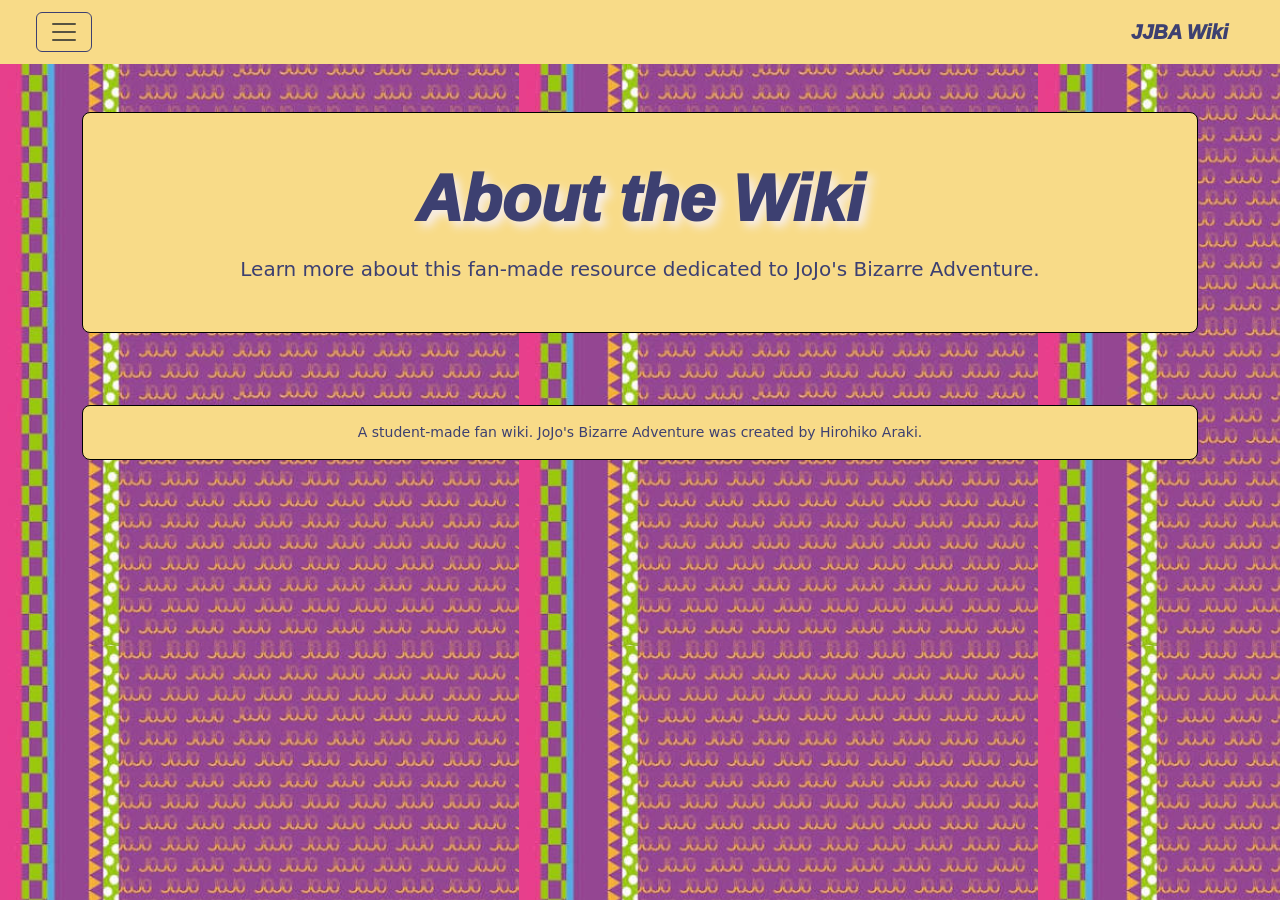
<file: AT1/html/about.html>
<!doctype html>
<html lang="en">
  <head>
    <meta charset="utf-8">
    <meta name="viewport" content="width=device-width, initial-scale=1">
    <title>JoJo's Bizarre Adventure Wiki</title>
    <link href="https://cdn.jsdelivr.net/npm/bootstrap@5.3.3/dist/css/bootstrap.min.css" rel="stylesheet" integrity="sha384-QWTKZyjpPEjISv5WaRU9OFeRpok6YctnYmDr5pNlyT2bRjXh0JMhjY6hW+ALEwIH" crossorigin="anonymous">
    <link rel="stylesheet" href="text.css">
    <script src="https://cdn.jsdelivr.net/npm/bootstrap@5.3.3/dist/js/bootstrap.bundle.min.js" integrity="sha384-YvpcrYf0tY3lHB60NNkmXc5s9fDVZLESaAA55NDzOxhy9GkcIdslK1eN7N6jIeHz" crossorigin="anonymous" defer></script>
    <script src="navbar-drawer.js" defer></script>
    <script src="https://cdn.jsdelivr.net/npm/bootstrap@5.3.3/dist/js/bootstrap.bundle.min.js" integrity="sha384-YvpcrYf0tY3lHB60NNkmXc5s9fDVZLESaAA55NDzOxhy9GkcIdslK1eN7N6jIeHz" crossorigin="anonymous" defer></script>
  </head>
  <body>
    <nav class="navbar wiki-nav">
      <div class="container-fluid">
        <button class="btn-icon navbar-toggler" type="button" data-bs-toggle="drawer" data-bs-target="#navbarDrawer" aria-controls="navbarDrawer" aria-expanded="false" aria-label="Toggle navigation">
          <span class="navbar-toggler-icon" aria-hidden="true"></span>
        </button>
        <a class="navbar-brand ms-auto" href="home.html">JJBA Wiki</a>
        <dialog class="drawer drawer-end" tabindex="-1" id="navbarDrawer" aria-labelledby="navbarDrawerLabel">
          <div class="drawer-header">
            <h2 class="drawer-title" id="navbarDrawerLabel">JJBA Wiki</h2>
            <button type="button" class="btn-close" data-bs-dismiss="drawer" aria-label="Close"></button>
          </div>
          <div class="drawer-body">
          <ul class="navbar-nav">
            <li class="nav-item"><a class="nav-link" href="home.html">Home</a></li>
            <li class="nav-item"><a class="nav-link active" aria-current="page" href="about.html">About</a></li>
            <li class="nav-item dropdown">
              <button class="nav-link dropdown-toggle" type="button" data-bs-toggle="dropdown" aria-expanded="false">Parts</button>
              <ul class="dropdown-menu">
                <li><a class="dropdown-item" href="part_1.html">Part 1: Phantom Blood</a></li>
                <li><a class="dropdown-item" href="part_2.html">Part 2: Battle Tendency</a></li>
                <li><a class="dropdown-item" href="part_3.html">Part 3: Stardust Crusaders</a></li>
                <li><a class="dropdown-item" href="part_4.html">Part 4: Diamond Is Unbreakable</a></li>
                <li><a class="dropdown-item" href="part_5.html">Part 5: Golden Wind</a></li>
                <li><a class="dropdown-item" href="part_6.html">Part 6: Stone Ocean</a></li>
                <li><a class="dropdown-item" href="part_7.html">Part 7: Steel Ball Run</a></li>
                <li><a class="dropdown-item" href="part_8.html">Part 8: JoJolion</a></li>
                <li><a class="dropdown-item" href="part_9.html">Part 9: The JOJOLands</a></li>
              </ul>
            </li>
          </ul>
          </div>
        </dialog>
      </div>
    </nav>

    <main class="container py-4 py-md-5">
      <header class="wiki-panel text-center p-4 p-md-5 mb-4">
        <h1 class="title mb-3">About the Wiki</h1>
        <p class="lead mb-0">Learn more about this fan-made resource dedicated to JoJo's Bizarre Adventure.</p>
      </header>



    </main>

    <footer class="container pb-4 text-center">
      <p class="wiki-panel footer-note p-3 mb-0">A student-made fan wiki. JoJo's Bizarre Adventure was created by Hirohiko Araki.</p>
    </footer>
  </body>
</html>
</file>
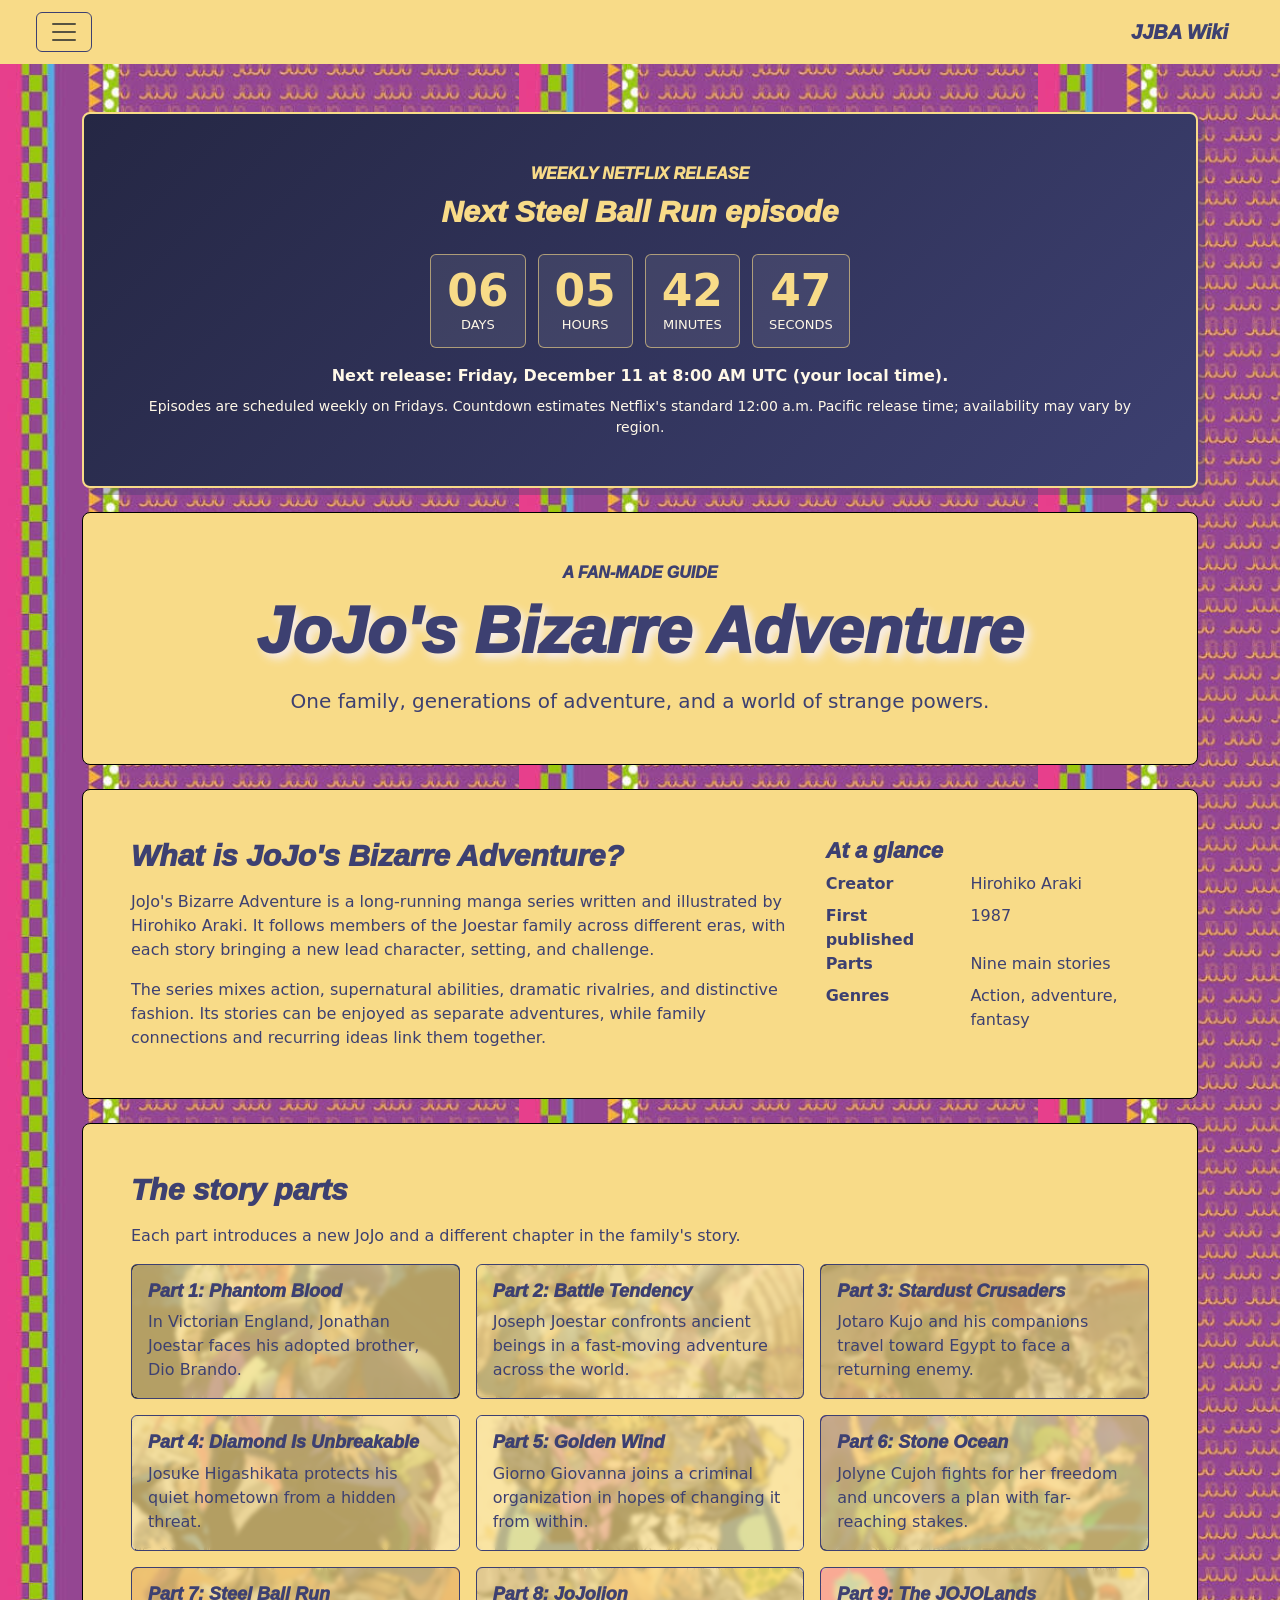
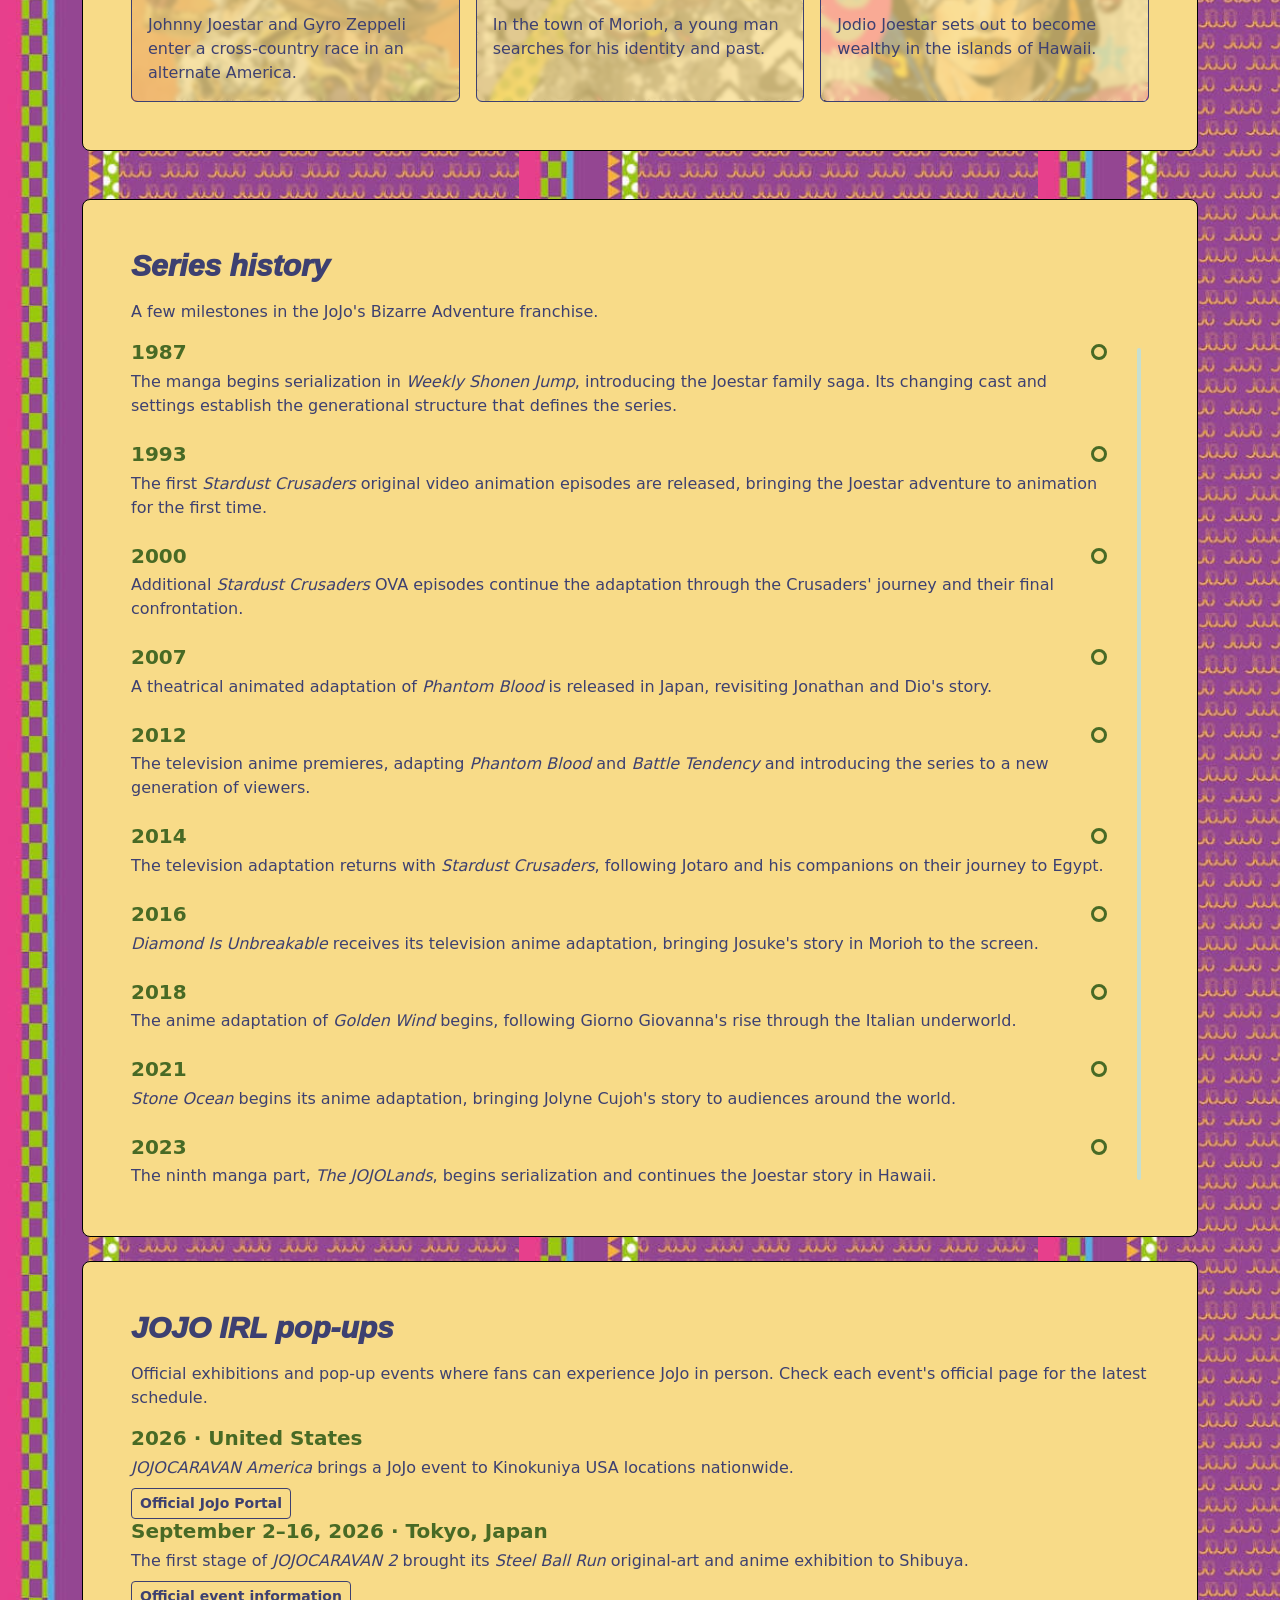
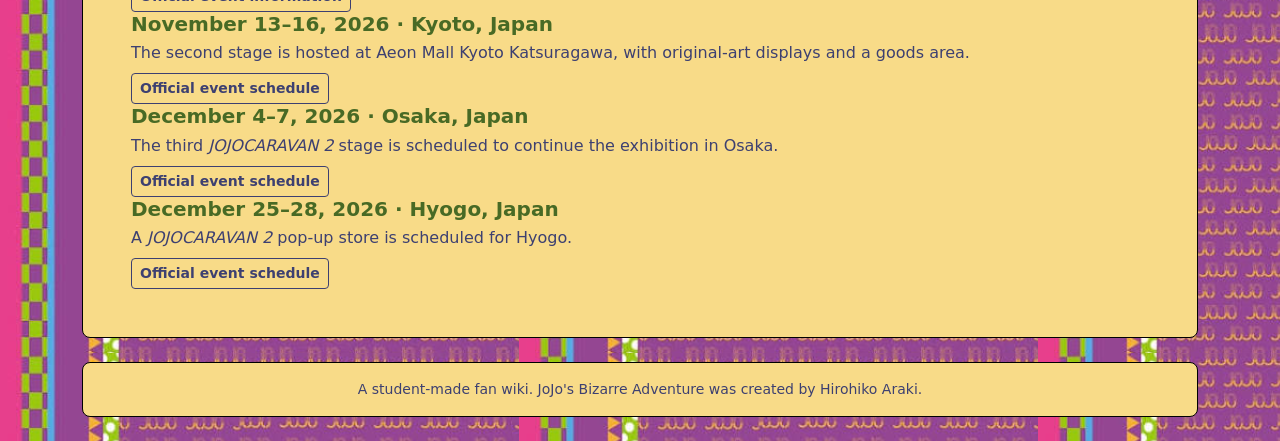
<file: AT1/html/home.html>
<!doctype html>
<html lang="en">
  <head>
    <meta charset="utf-8">
    <meta name="viewport" content="width=device-width, initial-scale=1">
    <title>JoJo's Bizarre Adventure Wiki</title>
    <link href="https://cdn.jsdelivr.net/npm/bootstrap@5.3.3/dist/css/bootstrap.min.css" rel="stylesheet" integrity="sha384-QWTKZyjpPEjISv5WaRU9OFeRpok6YctnYmDr5pNlyT2bRjXh0JMhjY6hW+ALEwIH" crossorigin="anonymous">
    <link rel="stylesheet" href="text.css">
    <script src="https://cdn.jsdelivr.net/npm/bootstrap@5.3.3/dist/js/bootstrap.bundle.min.js" integrity="sha384-YvpcrYf0tY3lHB60NNkmXc5s9fDVZLESaAA55NDzOxhy9GkcIdslK1eN7N6jIeHz" crossorigin="anonymous" defer></script>
    <script src="navbar-drawer.js" defer></script>
    <script src="part-transition.js" defer></script>
    <script src="release-countdown.js" defer></script>
    <script src="history-progress.js" defer></script>
  </head>
  <body>
    <nav class="navbar wiki-nav">
      <div class="container-fluid">
        <button class="btn-icon navbar-toggler" type="button" data-bs-toggle="drawer" data-bs-target="#navbarDrawer" aria-controls="navbarDrawer" aria-expanded="false" aria-label="Toggle navigation">
          <span class="navbar-toggler-icon" aria-hidden="true"></span>
        </button>
        <a class="navbar-brand ms-auto" href="home.html">JJBA Wiki</a>
        <dialog class="drawer drawer-end" tabindex="-1" id="navbarDrawer" aria-labelledby="navbarDrawerLabel">
          <div class="drawer-header">
            <h2 class="drawer-title" id="navbarDrawerLabel">JJBA Wiki</h2>
            <button type="button" class="btn-close" data-bs-dismiss="drawer" aria-label="Close"></button>
          </div>
          <div class="drawer-body">
          <ul class="navbar-nav">
            <li class="nav-item"><a class="nav-link active" aria-current="page" href="home.html">Home</a></li>
            <li class="nav-item"><a class="nav-link" href="about.html">About</a></li>
            <li class="nav-item dropdown">
              <button class="nav-link dropdown-toggle" type="button" data-bs-toggle="dropdown" aria-expanded="false">Parts</button>
              <ul class="dropdown-menu">
                <li><a class="dropdown-item" href="part_1.html">Part 1: Phantom Blood</a></li>
                <li><a class="dropdown-item" href="part_2.html">Part 2: Battle Tendency</a></li>
                <li><a class="dropdown-item" href="part_3.html">Part 3: Stardust Crusaders</a></li>
                <li><a class="dropdown-item" href="part_4.html">Part 4: Diamond Is Unbreakable</a></li>
                <li><a class="dropdown-item" href="part_5.html">Part 5: Golden Wind</a></li>
                <li><a class="dropdown-item" href="part_6.html">Part 6: Stone Ocean</a></li>
                <li><a class="dropdown-item" href="part_7.html">Part 7: Steel Ball Run</a></li>
                <li><a class="dropdown-item" href="part_8.html">Part 8: JoJolion</a></li>
                <li><a class="dropdown-item" href="part_9.html">Part 9: The JOJOLands</a></li>
              </ul>
            </li>
          </ul>
          </div>
        </dialog>
      </div>
    </nav>

    <main class="container py-4 py-md-5">
      <section class="release-countdown text-center p-4 p-md-5 mb-4" aria-labelledby="release-countdown-title" data-pop-on-read>
        <p class="eyebrow mb-2">Weekly Netflix release</p>
        <h2 class="section-title" id="release-countdown-title">Next Steel Ball Run episode</h2>
        <div class="countdown-clock" id="release-countdown" role="timer" aria-label="Countdown to the next Steel Ball Run episode">
          <div class="countdown-unit"><span class="countdown-value" id="countdown-days">--</span><span class="countdown-label">days</span></div>
          <div class="countdown-unit"><span class="countdown-value" id="countdown-hours">--</span><span class="countdown-label">hours</span></div>
          <div class="countdown-unit"><span class="countdown-value" id="countdown-minutes">--</span><span class="countdown-label">minutes</span></div>
          <div class="countdown-unit"><span class="countdown-value" id="countdown-seconds">--</span><span class="countdown-label">seconds</span></div>
        </div>
        <p class="countdown-date mb-2" id="countdown-date"></p>
        <p class="countdown-note mb-0">Episodes are scheduled weekly on Fridays. Countdown estimates Netflix's standard 12:00 a.m. Pacific release time; availability may vary by region.</p>
      </section>

      <header class="wiki-panel text-center p-4 p-md-5 mb-4" data-pop-on-read>
        <p class="eyebrow mb-2">A fan-made guide</p>
        <h1 class="title mb-3">JoJo's Bizarre Adventure</h1>
        <p class="lead mb-0">One family, generations of adventure, and a world of strange powers.</p>
      </header>

      <section class="wiki-panel p-4 p-md-5 mb-4" aria-labelledby="overview-title" data-pop-on-read>
        <div class="row g-4 align-items-start">
          <div class="col-lg-8">
            <h2 class="section-title" id="overview-title">What is JoJo's Bizarre Adventure?</h2>
            <p>JoJo's Bizarre Adventure is a long-running manga series written and illustrated by Hirohiko Araki. It follows members of the Joestar family across different eras, with each story bringing a new lead character, setting, and challenge.</p>
            <p class="mb-0">The series mixes action, supernatural abilities, dramatic rivalries, and distinctive fashion. Its stories can be enjoyed as separate adventures, while family connections and recurring ideas link them together.</p>
          </div>
          <aside class="col-lg-4" aria-label="Series facts">
            <h3 class="facts-title">At a glance</h3>
            <dl class="row mb-0">
              <dt class="col-5">Creator</dt>
              <dd class="col-7">Hirohiko Araki</dd>
              <dt class="col-5">First published</dt>
              <dd class="col-7">1987</dd>
              <dt class="col-5">Parts</dt>
              <dd class="col-7">Nine main stories</dd>
              <dt class="col-5">Genres</dt>
              <dd class="col-7">Action, adventure, fantasy</dd>
            </dl>
          </aside>
        </div>
      </section>

      <section id="parts" aria-labelledby="parts-title" data-pop-on-read>
        <div class="wiki-panel p-4 p-md-5">
          <h2 class="section-title" id="parts-title">The story parts</h2>
          <p>Each part introduces a new JoJo and a different chapter in the family's story.</p>
          <div class="row row-cols-1 row-cols-md-2 row-cols-xl-3 g-3">
            <div class="col"><a class="part-link" href="part_1.html?intro=1"><article class="part-card h-100" data-part="1"><h3>Part 1: Phantom Blood</h3><p class="mb-0">In Victorian England, Jonathan Joestar faces his adopted brother, Dio Brando.</p></article></a></div>
            <div class="col"><a class="part-link" href="part_2.html?intro=1"><article class="part-card h-100" data-part="2"><h3>Part 2: Battle Tendency</h3><p class="mb-0">Joseph Joestar confronts ancient beings in a fast-moving adventure across the world.</p></article></a></div>
            <div class="col"><a class="part-link" href="part_3.html?intro=1"><article class="part-card h-100" data-part="3"><h3>Part 3: Stardust Crusaders</h3><p class="mb-0">Jotaro Kujo and his companions travel toward Egypt to face a returning enemy.</p></article></a></div>
            <div class="col"><a class="part-link" href="part_4.html?intro=1"><article class="part-card h-100" data-part="4"><h3>Part 4: Diamond Is Unbreakable</h3><p class="mb-0">Josuke Higashikata protects his quiet hometown from a hidden threat.</p></article></a></div>
            <div class="col"><a class="part-link" href="part_5.html?intro=1"><article class="part-card h-100" data-part="5"><h3>Part 5: Golden Wind</h3><p class="mb-0">Giorno Giovanna joins a criminal organization in hopes of changing it from within.</p></article></a></div>
            <div class="col"><a class="part-link" href="part_6.html?intro=1"><article class="part-card h-100" data-part="6"><h3>Part 6: Stone Ocean</h3><p class="mb-0">Jolyne Cujoh fights for her freedom and uncovers a plan with far-reaching stakes.</p></article></a></div>
            <div class="col"><a class="part-link" href="part_7.html?intro=1"><article class="part-card h-100" data-part="7"><h3>Part 7: Steel Ball Run</h3><p class="mb-0">Johnny Joestar and Gyro Zeppeli enter a cross-country race in an alternate America.</p></article></a></div>
            <div class="col"><a class="part-link" href="part_8.html?intro=1"><article class="part-card h-100" data-part="8"><h3>Part 8: JoJolion</h3><p class="mb-0">In the town of Morioh, a young man searches for his identity and past.</p></article></a></div>
            <div class="col"><a class="part-link" href="part_9.html?intro=1"><article class="part-card h-100" data-part="9"><h3>Part 9: The JOJOLands</h3><p class="mb-0">Jodio Joestar sets out to become wealthy in the islands of Hawaii.</p></article></a></div>
          </div>
        </div>
      </section>


    </main>

    <section class="container pb-4" aria-labelledby="history-title" data-progress-section>
      <div class="wiki-panel history-section p-4 p-md-5">
        <h2 class="section-title" id="history-title">Series history</h2>
        <p>A few milestones in the JoJo's Bizarre Adventure franchise.</p>
        <ol class="history-timeline list-unstyled mb-0">
          <li>
            <h3 class="history-year">1987</h3>
            <p class="mb-0">The manga begins serialization in <em>Weekly Shonen Jump</em>, introducing the Joestar family saga. Its changing cast and settings establish the generational structure that defines the series.</p>
          </li>
          <li>
            <h3 class="history-year">1993</h3>
            <p class="mb-0">The first <em>Stardust Crusaders</em> original video animation episodes are released, bringing the Joestar adventure to animation for the first time.</p>
          </li>
          <li>
            <h3 class="history-year">2000</h3>
            <p class="mb-0">Additional <em>Stardust Crusaders</em> OVA episodes continue the adaptation through the Crusaders' journey and their final confrontation.</p>
          </li>
          <li>
            <h3 class="history-year">2007</h3>
            <p class="mb-0">A theatrical animated adaptation of <em>Phantom Blood</em> is released in Japan, revisiting Jonathan and Dio's story.</p>
          </li>
          <li>
            <h3 class="history-year">2012</h3>
            <p class="mb-0">The television anime premieres, adapting <em>Phantom Blood</em> and <em>Battle Tendency</em> and introducing the series to a new generation of viewers.</p>
          </li>
          <li>
            <h3 class="history-year">2014</h3>
            <p class="mb-0">The television adaptation returns with <em>Stardust Crusaders</em>, following Jotaro and his companions on their journey to Egypt.</p>
          </li>
          <li>
            <h3 class="history-year">2016</h3>
            <p class="mb-0"><em>Diamond Is Unbreakable</em> receives its television anime adaptation, bringing Josuke's story in Morioh to the screen.</p>
          </li>
          <li>
            <h3 class="history-year">2018</h3>
            <p class="mb-0">The anime adaptation of <em>Golden Wind</em> begins, following Giorno Giovanna's rise through the Italian underworld.</p>
          </li>
          <li>
            <h3 class="history-year">2021</h3>
            <p class="mb-0"><em>Stone Ocean</em> begins its anime adaptation, bringing Jolyne Cujoh's story to audiences around the world.</p>
          </li>
          <li>
            <h3 class="history-year">2023</h3>
            <p class="mb-0">The ninth manga part, <em>The JOJOLands</em>, begins serialization and continues the Joestar story in Hawaii.</p>
          </li>
        </ol>
      </div>
    </section>

    <section class="container pb-4" aria-labelledby="real-world-events-title" data-progress-section>
      <div class="wiki-panel history-section p-4 p-md-5">
        <h2 class="section-title" id="real-world-events-title">JOJO IRL pop-ups</h2>
        <p>Official exhibitions and pop-up events where fans can experience JoJo in person. Check each event's official page for the latest schedule.</p>
        <ol class="list-unstyled mb-0">
          <li>
            <h3 class="history-year">2026 · United States</h3>
            <p class="mb-2"><em>JOJOCARAVAN America</em> brings a JoJo event to Kinokuniya USA locations nationwide.</p>
            <a class="btn home-button btn-sm" href="https://jojo-portal.com/en/" target="_blank" rel="noopener noreferrer">Official JoJo Portal</a>
          </li>
          <li>
            <h3 class="history-year">September 2–16, 2026 · Tokyo, Japan</h3>
            <p class="mb-2">The first stage of <em>JOJOCARAVAN 2</em> brought its <em>Steel Ball Run</em> original-art and anime exhibition to Shibuya.</p>
            <a class="btn home-button btn-sm" href="https://jojocaravan.com/information" target="_blank" rel="noopener noreferrer">Official event information</a>
          </li>
          <li>
            <h3 class="history-year">November 13–16, 2026 · Kyoto, Japan</h3>
            <p class="mb-2">The second stage is hosted at Aeon Mall Kyoto Katsuragawa, with original-art displays and a goods area.</p>
            <a class="btn home-button btn-sm" href="https://jojocaravan.com/" target="_blank" rel="noopener noreferrer">Official event schedule</a>
          </li>
          <li>
            <h3 class="history-year">December 4–7, 2026 · Osaka, Japan</h3>
            <p class="mb-2">The third <em>JOJOCARAVAN 2</em> stage is scheduled to continue the exhibition in Osaka.</p>
            <a class="btn home-button btn-sm" href="https://jojocaravan.com/" target="_blank" rel="noopener noreferrer">Official event schedule</a>
          </li>
          <li>
            <h3 class="history-year">December 25–28, 2026 · Hyogo, Japan</h3>
            <p class="mb-2">A <em>JOJOCARAVAN 2</em> pop-up store is scheduled for Hyogo.</p>
            <a class="btn home-button btn-sm" href="https://jojocaravan.com/" target="_blank" rel="noopener noreferrer">Official event schedule</a>
          </li>
        </ol>
      </div>
    </section>

    <footer class="container pb-4 text-center">
      <p class="wiki-panel footer-note p-3 mb-0">A student-made fan wiki. JoJo's Bizarre Adventure was created by Hirohiko Araki.</p>
    </footer>
  </body>
</html>
</file>
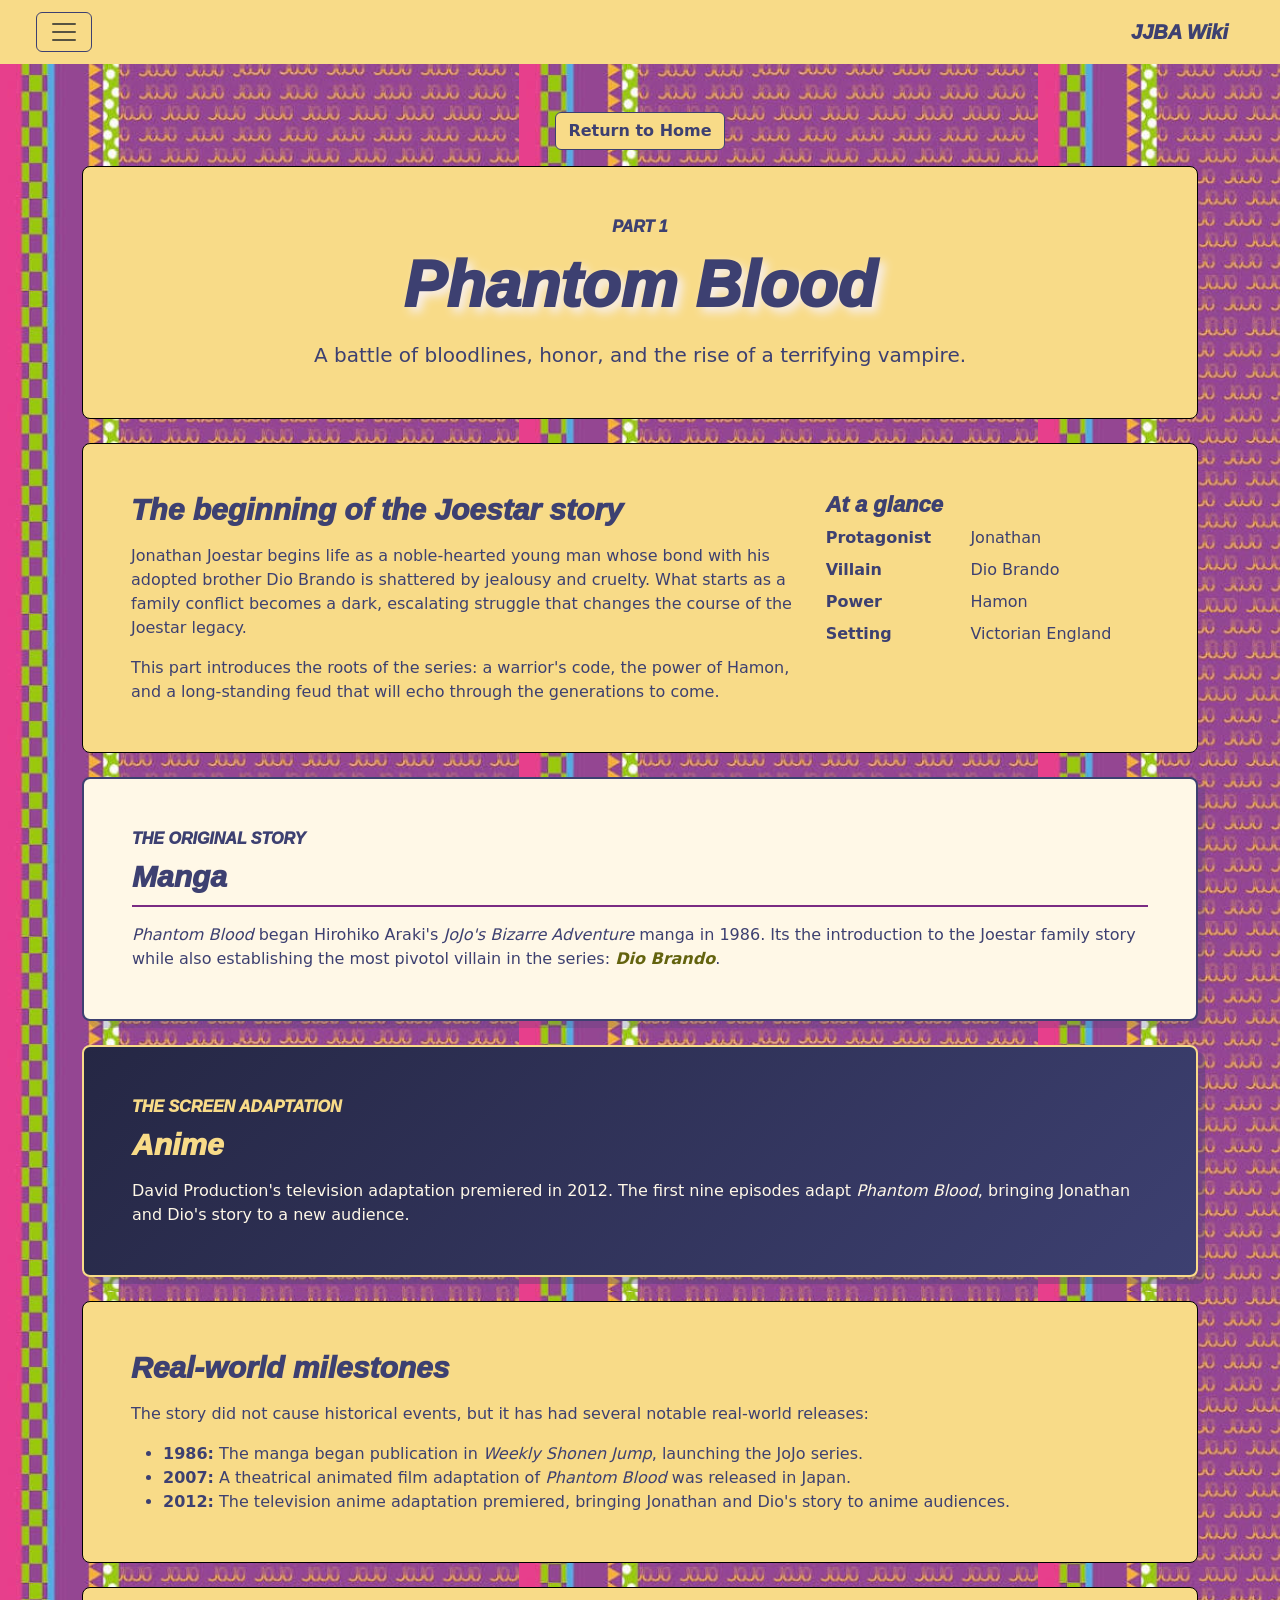
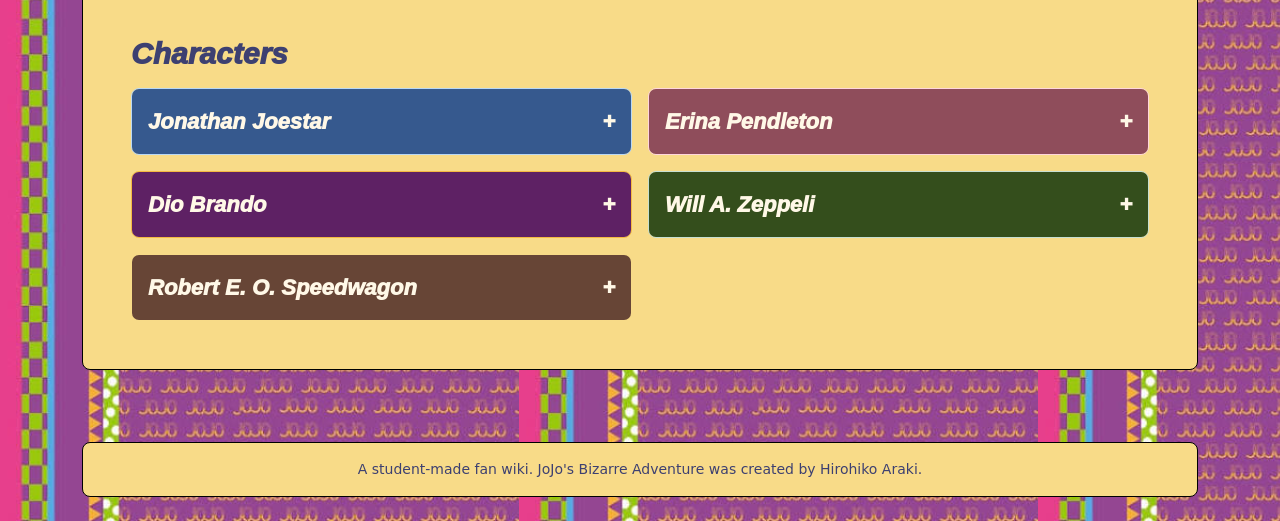
<file: AT1/html/part_1.html>
<!doctype html>
<html lang="en">
  <head>
    <meta charset="utf-8">
    <meta name="viewport" content="width=device-width, initial-scale=1">
    <title>Part 1: Phantom Blood</title>
    <link href="https://cdn.jsdelivr.net/npm/bootstrap@5.3.3/dist/css/bootstrap.min.css" rel="stylesheet" integrity="sha384-QWTKZyjpPEjISv5WaRU9OFeRpok6YctnYmDr5pNlyT2bRjXh0JMhjY6hW+ALEwIH" crossorigin="anonymous">
    <link rel="stylesheet" href="text.css">
    <script src="https://cdn.jsdelivr.net/npm/bootstrap@5.3.3/dist/js/bootstrap.bundle.min.js" integrity="sha384-YvpcrYf0tY3lHB60NNkmXc5s9fDVZLESaAA55NDzOxhy9GkcIdslK1eN7N6jIeHz" crossorigin="anonymous" defer></script>
    <script src="navbar-drawer.js" defer></script>
    <script src="https://cdn.jsdelivr.net/npm/bootstrap@5.3.3/dist/js/bootstrap.bundle.min.js" integrity="sha384-YvpcrYf0tY3lHB60NNkmXc5s9fDVZLESaAA55NDzOxhy9GkcIdslK1eN7N6jIeHz" crossorigin="anonymous" defer></script>
  </head>
  <body data-part="1">
    <script src="part-transition.js" defer></script>
    <nav class="navbar wiki-nav">
      <div class="container-fluid">
        <button class="btn-icon navbar-toggler" type="button" data-bs-toggle="drawer" data-bs-target="#navbarDrawer" aria-controls="navbarDrawer" aria-expanded="false" aria-label="Toggle navigation">
          <span class="navbar-toggler-icon" aria-hidden="true"></span>
        </button>
        <a class="navbar-brand ms-auto" href="home.html">JJBA Wiki</a>
        <dialog class="drawer drawer-end" tabindex="-1" id="navbarDrawer" aria-labelledby="navbarDrawerLabel">
          <div class="drawer-header">
            <h2 class="drawer-title" id="navbarDrawerLabel">JJBA Wiki</h2>
            <button type="button" class="btn-close" data-bs-dismiss="drawer" aria-label="Close"></button>
          </div>
          <div class="drawer-body">
          <ul class="navbar-nav">
            <li class="nav-item"><a class="nav-link" href="home.html">Home</a></li>
            <li class="nav-item"><a class="nav-link" href="about.html">About</a></li>
            <li class="nav-item dropdown">
              <button class="nav-link dropdown-toggle" type="button" data-bs-toggle="dropdown" aria-expanded="false">Parts</button>
              <ul class="dropdown-menu">
                <li><a class="dropdown-item" href="part_1.html">Part 1: Phantom Blood</a></li>
                <li><a class="dropdown-item" href="part_2.html">Part 2: Battle Tendency</a></li>
                <li><a class="dropdown-item" href="part_3.html">Part 3: Stardust Crusaders</a></li>
                <li><a class="dropdown-item" href="part_4.html">Part 4: Diamond Is Unbreakable</a></li>
                <li><a class="dropdown-item" href="part_5.html">Part 5: Golden Wind</a></li>
                <li><a class="dropdown-item" href="part_6.html">Part 6: Stone Ocean</a></li>
                <li><a class="dropdown-item" href="part_7.html">Part 7: Steel Ball Run</a></li>
                <li><a class="dropdown-item" href="part_8.html">Part 8: JoJolion</a></li>
                <li><a class="dropdown-item" href="part_9.html">Part 9: The JOJOLands</a></li>
              </ul>
            </li>
          </ul>
          </div>
        </dialog>
      </div>
    </nav>

    <main class="container py-4 py-md-5">
      <div class="text-center mb-3">
        <a class="btn home-button" href="home.html">Return to Home</a>
      </div>

      <header class="wiki-panel text-center p-4 p-md-5 mb-4">
        <p class="eyebrow mb-2">Part 1</p>
        <h1 class="title mb-3">Phantom Blood</h1>
        <p class="lead mb-0">A battle of bloodlines, honor, and the rise of a terrifying vampire.</p>
      </header>

      <section class="wiki-panel p-4 p-md-5 mb-4" aria-labelledby="part-1-overview">
        <div class="row g-4 align-items-start">
          <div class="col-lg-8">
            <h2 class="section-title" id="part-1-overview">The beginning of the Joestar story</h2>
            <p>Jonathan Joestar begins life as a noble-hearted young man whose bond with his adopted brother Dio Brando is shattered by jealousy and cruelty. What starts as a family conflict becomes a dark, escalating struggle that changes the course of the Joestar legacy.</p>
            <p class="mb-0">This part introduces the roots of the series: a warrior's code, the power of Hamon, and a long-standing feud that will echo through the generations to come.</p>
          </div>
          <aside class="col-lg-4" aria-label="Phantom Blood facts">
            <h3 class="facts-title">At a glance</h3>
            <dl class="row mb-0">
              <dt class="col-5">Protagonist</dt>
              <dd class="col-7">Jonathan</dd>
              <dt class="col-5">Villain</dt>
              <dd class="col-7">Dio Brando</dd>
              <dt class="col-5">Power</dt>
              <dd class="col-7">Hamon</dd>
              <dt class="col-5">Setting</dt>
              <dd class="col-7">Victorian England</dd>
            </dl>
          </aside>
        </div>
      </section>


      <section class="media-section media-section--manga p-4 p-md-5 mb-4" aria-labelledby="part-1-manga">
        <p class="eyebrow mb-2">The original story</p>
        <h2 class="section-title" id="part-1-manga">Manga</h2>
        <p class="mb-0"><em>Phantom Blood</em> began Hirohiko Araki's <em>JoJo's Bizarre Adventure</em> manga in 1986. 
          Its the introduction to the Joestar family story while also establishing the most pivotol villain in the series: <em style="color: rgb(99, 99, 14); font-weight: bold;">Dio Brando</em>.</p>
      </section>

      <section class="media-section media-section--anime p-4 p-md-5 mb-4" aria-labelledby="part-1-anime">
        <p class="eyebrow mb-2">The screen adaptation</p>
        <h2 class="section-title" id="part-1-anime">Anime</h2>
        <p class="mb-0">David Production's television adaptation premiered in 2012. The first nine episodes adapt <em>Phantom Blood</em>, bringing Jonathan and Dio's story to a new audience.</p>
      </section>

      <section class="wiki-panel p-4 p-md-5 mb-4" aria-labelledby="part-1-real-world">
        <h2 class="section-title" id="part-1-real-world">Real-world milestones</h2>
        <p>The story did not cause historical events, but it has had several notable real-world releases:</p>
        <ul class="mb-0">
          <li><strong>1986:</strong> The manga began publication in <em>Weekly Shonen Jump</em>, launching the JoJo series.</li>
          <li><strong>2007:</strong> A theatrical animated film adaptation of <em>Phantom Blood</em> was released in Japan.</li>
          <li><strong>2012:</strong> The television anime adaptation premiered, bringing Jonathan and Dio's story to anime audiences.</li>
        </ul>
      </section>

      <section class="wiki-panel p-4 p-md-5 mb-4" aria-labelledby="part-1-characters">
        <h2 class="section-title" id="part-1-characters">Characters</h2>
        <div class="row row-cols-1 row-cols-md-2 g-3 align-items-start">
          <div class="col">
            <details class="character-card character-card--jonathan wiki-panel">
              <summary class="facts-title">Jonathan Joestar</summary>
              <img src="images/jonathan-joe_part1.png" alt="Jonathan Joestar" class="character-image mb-2">
              <p class="mb-0">The noble heir and Hamon warrior who protects his family and fights Dio Brando.</p>
            </details>
          </div>
          <div class="col">
            <details class="character-card character-card--erina wiki-panel">
              <summary class="facts-title">Erina Pendleton</summary>
              <img src="images/erina-pendleton_part1.png" alt="Erina Pendleton" class="character-image mb-2">
              <p class="mb-0">Jonathan's childhood friend and the woman who becomes his wife and lifelong companion.</p>
            </details>
          </div>
          <div class="col">
            <details class="character-card character-card--dio wiki-panel">
              <summary class="facts-title">Dio Brando</summary>
              <img src="images/dio-brando_part1.png" alt="Dio Brando" class="character-image mb-2">
              <p class="mb-0">Jonathan's adopted brother and a ruthless antagonist who becomes a vampire.</p>
            </details>
          </div>
          <div class="col">
            <details class="character-card character-card--zeppeli wiki-panel">
              <summary class="facts-title">Will A. Zeppeli</summary>
              <img src="images/will-zeppeli_part1.png" alt="Will A. Zeppeli" class="character-image mb-2">
              <p class="mb-0">A Hamon master who trains Jonathan for his battle against Dio and the undead.</p>
            </details>
          </div>
          <div class="col">
            <details class="character-card character-card--speedwagon wiki-panel">
              <summary class="facts-title">Robert E. O. Speedwagon</summary>
              <img src="images/robert-speedwagon_part1.png" alt="Robert E. O. Speedwagon" class="character-image mb-2">
              <p class="mb-0">A former Londoner who becomes one of Jonathan's closest and most loyal allies.</p>
            </details>
          </div>
        </div>
      </section>
    </main>

    <footer class="container pb-4 text-center">
      <p class="wiki-panel footer-note p-3 mb-0">A student-made fan wiki. JoJo's Bizarre Adventure was created by Hirohiko Araki.</p>
    </footer>
  </body>
</html>
</file>
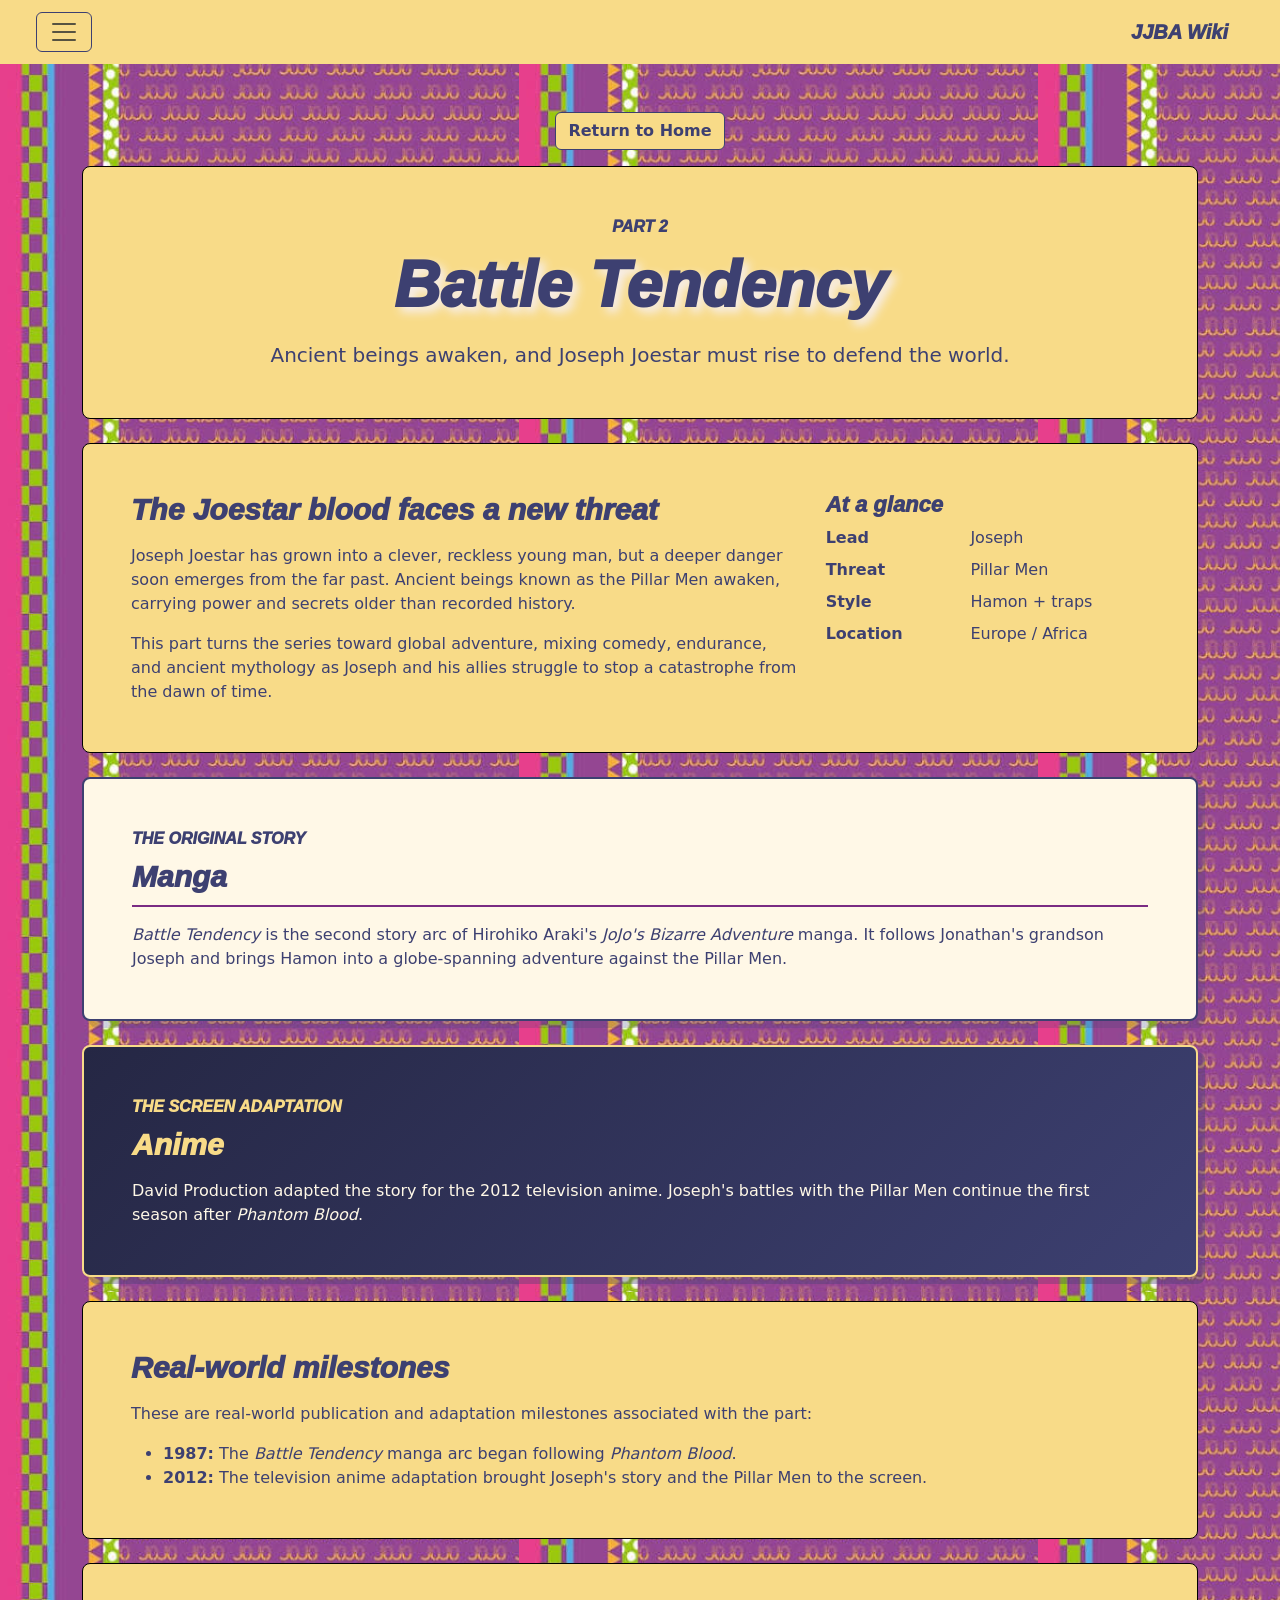
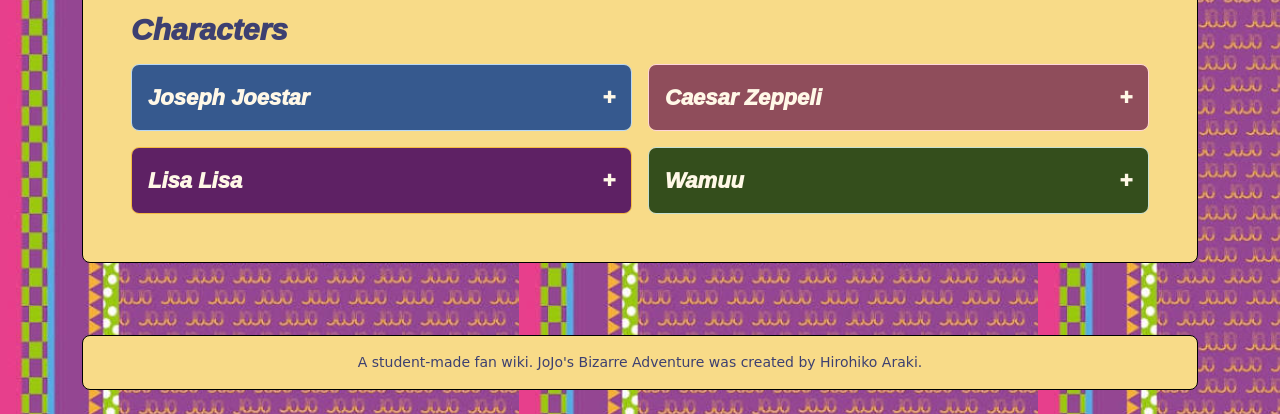
<file: AT1/html/part_2.html>
<!doctype html>
<html lang="en">
  <head>
    <meta charset="utf-8">
    <meta name="viewport" content="width=device-width, initial-scale=1">
    <title>Part 2: Battle Tendency</title>
    <link href="https://cdn.jsdelivr.net/npm/bootstrap@5.3.3/dist/css/bootstrap.min.css" rel="stylesheet" integrity="sha384-QWTKZyjpPEjISv5WaRU9OFeRpok6YctnYmDr5pNlyT2bRjXh0JMhjY6hW+ALEwIH" crossorigin="anonymous">
    <link rel="stylesheet" href="text.css">
    <script src="https://cdn.jsdelivr.net/npm/bootstrap@5.3.3/dist/js/bootstrap.bundle.min.js" integrity="sha384-YvpcrYf0tY3lHB60NNkmXc5s9fDVZLESaAA55NDzOxhy9GkcIdslK1eN7N6jIeHz" crossorigin="anonymous" defer></script>
    <script src="navbar-drawer.js" defer></script>
    <script src="https://cdn.jsdelivr.net/npm/bootstrap@5.3.3/dist/js/bootstrap.bundle.min.js" integrity="sha384-YvpcrYf0tY3lHB60NNkmXc5s9fDVZLESaAA55NDzOxhy9GkcIdslK1eN7N6jIeHz" crossorigin="anonymous" defer></script>
  </head>
  <body data-part="2">
    <script src="part-transition.js" defer></script>
    <nav class="navbar wiki-nav">
      <div class="container-fluid">
        <button class="btn-icon navbar-toggler" type="button" data-bs-toggle="drawer" data-bs-target="#navbarDrawer" aria-controls="navbarDrawer" aria-expanded="false" aria-label="Toggle navigation">
          <span class="navbar-toggler-icon" aria-hidden="true"></span>
        </button>
        <a class="navbar-brand ms-auto" href="home.html">JJBA Wiki</a>
        <dialog class="drawer drawer-end" tabindex="-1" id="navbarDrawer" aria-labelledby="navbarDrawerLabel">
          <div class="drawer-header">
            <h2 class="drawer-title" id="navbarDrawerLabel">JJBA Wiki</h2>
            <button type="button" class="btn-close" data-bs-dismiss="drawer" aria-label="Close"></button>
          </div>
          <div class="drawer-body">
          <ul class="navbar-nav">
            <li class="nav-item"><a class="nav-link" href="home.html">Home</a></li>
            <li class="nav-item"><a class="nav-link" href="about.html">About</a></li>
            <li class="nav-item dropdown">
              <button class="nav-link dropdown-toggle" type="button" data-bs-toggle="dropdown" aria-expanded="false">Parts</button>
              <ul class="dropdown-menu">
                <li><a class="dropdown-item" href="part_1.html">Part 1: Phantom Blood</a></li>
                <li><a class="dropdown-item" href="part_2.html">Part 2: Battle Tendency</a></li>
                <li><a class="dropdown-item" href="part_3.html">Part 3: Stardust Crusaders</a></li>
                <li><a class="dropdown-item" href="part_4.html">Part 4: Diamond Is Unbreakable</a></li>
                <li><a class="dropdown-item" href="part_5.html">Part 5: Golden Wind</a></li>
                <li><a class="dropdown-item" href="part_6.html">Part 6: Stone Ocean</a></li>
                <li><a class="dropdown-item" href="part_7.html">Part 7: Steel Ball Run</a></li>
                <li><a class="dropdown-item" href="part_8.html">Part 8: JoJolion</a></li>
                <li><a class="dropdown-item" href="part_9.html">Part 9: The JOJOLands</a></li>
              </ul>
            </li>
          </ul>
          </div>
        </dialog>
      </div>
    </nav>

    <main class="container py-4 py-md-5">
      <div class="text-center mb-3">
        <a class="btn home-button" href="home.html">Return to Home</a>
      </div>

      <header class="wiki-panel text-center p-4 p-md-5 mb-4">
        <p class="eyebrow mb-2">Part 2</p>
        <h1 class="title mb-3">Battle Tendency</h1>
        <p class="lead mb-0">Ancient beings awaken, and Joseph Joestar must rise to defend the world.</p>
      </header>

      <section class="wiki-panel p-4 p-md-5 mb-4" aria-labelledby="part-2-overview">
        <div class="row g-4 align-items-start">
          <div class="col-lg-8">
            <h2 class="section-title" id="part-2-overview">The Joestar blood faces a new threat</h2>
            <p>Joseph Joestar has grown into a clever, reckless young man, but a deeper danger soon emerges from the far past. Ancient beings known as the Pillar Men awaken, carrying power and secrets older than recorded history.</p>
            <p class="mb-0">This part turns the series toward global adventure, mixing comedy, endurance, and ancient mythology as Joseph and his allies struggle to stop a catastrophe from the dawn of time.</p>
          </div>
          <aside class="col-lg-4" aria-label="Battle Tendency facts">
            <h3 class="facts-title">At a glance</h3>
            <dl class="row mb-0">
              <dt class="col-5">Lead</dt>
              <dd class="col-7">Joseph</dd>
              <dt class="col-5">Threat</dt>
              <dd class="col-7">Pillar Men</dd>
              <dt class="col-5">Style</dt>
              <dd class="col-7">Hamon + traps</dd>
              <dt class="col-5">Location</dt>
              <dd class="col-7">Europe / Africa</dd>
            </dl>
          </aside>
        </div>
      </section>


      <section class="media-section media-section--manga p-4 p-md-5 mb-4" aria-labelledby="part-2-manga">
        <p class="eyebrow mb-2">The original story</p>
        <h2 class="section-title" id="part-2-manga">Manga</h2>
        <p class="mb-0"><em>Battle Tendency</em> is the second story arc of Hirohiko Araki's <em>JoJo's Bizarre Adventure</em> manga. It follows Jonathan's grandson Joseph and brings Hamon into a globe-spanning adventure against the Pillar Men.</p>
      </section>

      <section class="media-section media-section--anime p-4 p-md-5 mb-4" aria-labelledby="part-2-anime">
        <p class="eyebrow mb-2">The screen adaptation</p>
        <h2 class="section-title" id="part-2-anime">Anime</h2>
        <p class="mb-0">David Production adapted the story for the 2012 television anime. Joseph's battles with the Pillar Men continue the first season after <em>Phantom Blood</em>.</p>
      </section>

      <section class="wiki-panel p-4 p-md-5 mb-4" aria-labelledby="part-2-real-world">
        <h2 class="section-title" id="part-2-real-world">Real-world milestones</h2>
        <p>These are real-world publication and adaptation milestones associated with the part:</p>
        <ul class="mb-0">
          <li><strong>1987:</strong> The <em>Battle Tendency</em> manga arc began following <em>Phantom Blood</em>.</li>
          <li><strong>2012:</strong> The television anime adaptation brought Joseph's story and the Pillar Men to the screen.</li>
        </ul>
      </section>

      <section class="wiki-panel p-4 p-md-5 mb-4" aria-labelledby="part-2-characters">
        <h2 class="section-title" id="part-2-characters">Characters</h2>
        <div class="row row-cols-1 row-cols-md-2 g-3 align-items-start">
          <div class="col">
            <details class="character-card character-card--jonathan wiki-panel">
              <summary class="facts-title">Joseph Joestar</summary>
              <p class="mb-0">A clever Hamon warrior who defeats the Pillar Men with improvisation and strategy.</p>
            </details>
          </div>
          <div class="col">
            <details class="character-card character-card--zeppeli wiki-panel">
              <summary class="facts-title">Caesar Zeppeli</summary>
              <p class="mb-0">A proud Hamon master who becomes Joseph's rival and trusted ally.</p>
            </details>
          </div>
          <div class="col">
            <details class="character-card character-card--erina wiki-panel">
              <summary class="facts-title">Lisa Lisa</summary>
              <p class="mb-0">Joseph's stern Hamon teacher and a key strategist against the Pillar Men.</p>
            </details>
          </div>
          <div class="col">
            <details class="character-card character-card--dio wiki-panel">
              <summary class="facts-title">Wamuu</summary>
              <p class="mb-0">One of the ancient, honour-bound Pillar Men who challenges Joseph in battle.</p>
            </details>
          </div>
        </div>
      </section>
    </main>

    <footer class="container pb-4 text-center">
      <p class="wiki-panel footer-note p-3 mb-0">A student-made fan wiki. JoJo's Bizarre Adventure was created by Hirohiko Araki.</p>
    </footer>
  </body>
</html>
</file>
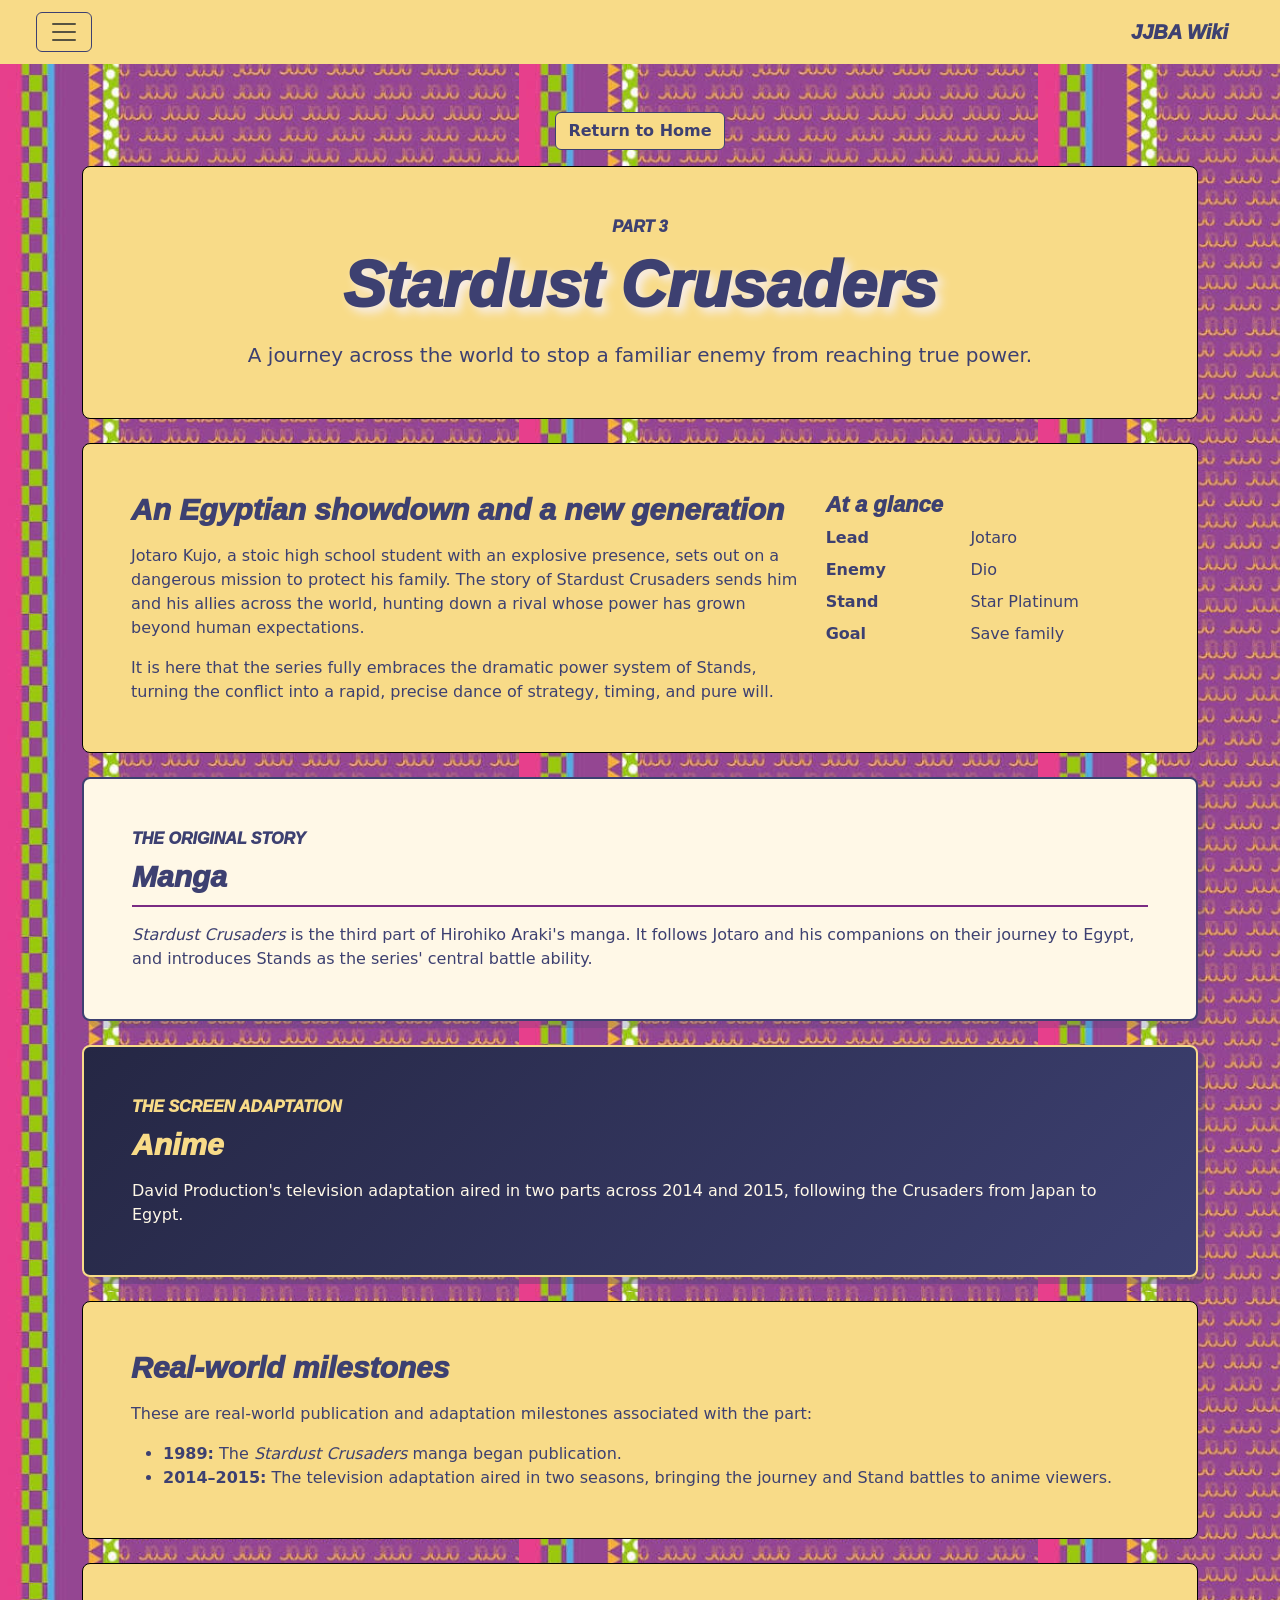
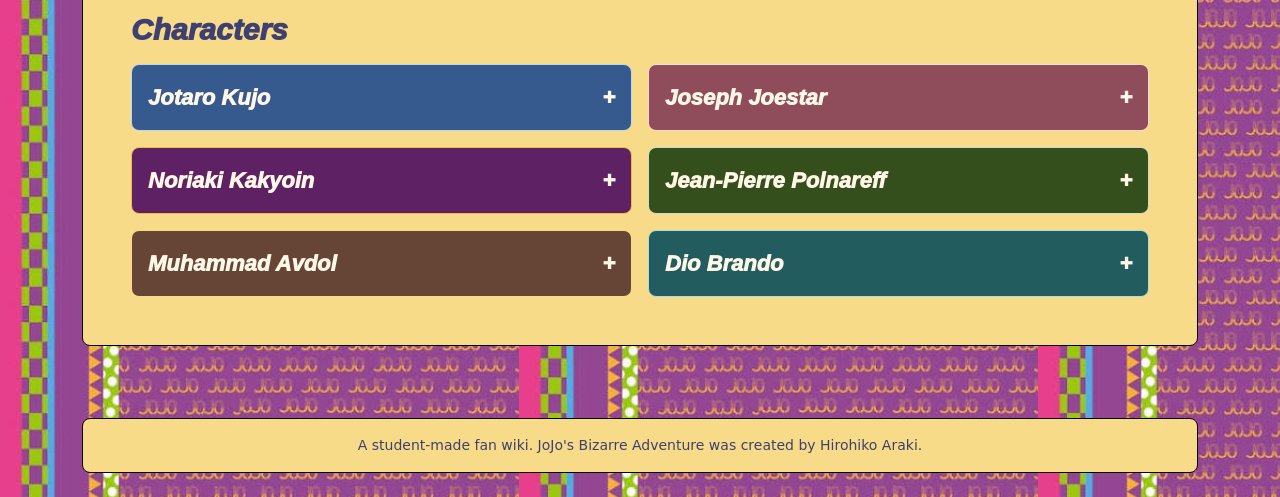
<file: AT1/html/part_3.html>
<!doctype html>
<html lang="en">
  <head>
    <meta charset="utf-8">
    <meta name="viewport" content="width=device-width, initial-scale=1">
    <title>Part 3: Stardust Crusaders</title>
    <link href="https://cdn.jsdelivr.net/npm/bootstrap@5.3.3/dist/css/bootstrap.min.css" rel="stylesheet" integrity="sha384-QWTKZyjpPEjISv5WaRU9OFeRpok6YctnYmDr5pNlyT2bRjXh0JMhjY6hW+ALEwIH" crossorigin="anonymous">
    <link rel="stylesheet" href="text.css">
    <script src="https://cdn.jsdelivr.net/npm/bootstrap@5.3.3/dist/js/bootstrap.bundle.min.js" integrity="sha384-YvpcrYf0tY3lHB60NNkmXc5s9fDVZLESaAA55NDzOxhy9GkcIdslK1eN7N6jIeHz" crossorigin="anonymous" defer></script>
    <script src="navbar-drawer.js" defer></script>
    <script src="https://cdn.jsdelivr.net/npm/bootstrap@5.3.3/dist/js/bootstrap.bundle.min.js" integrity="sha384-YvpcrYf0tY3lHB60NNkmXc5s9fDVZLESaAA55NDzOxhy9GkcIdslK1eN7N6jIeHz" crossorigin="anonymous" defer></script>
  </head>
  <body data-part="3">
    <script src="part-transition.js" defer></script>
    <nav class="navbar wiki-nav">
      <div class="container-fluid">
        <button class="btn-icon navbar-toggler" type="button" data-bs-toggle="drawer" data-bs-target="#navbarDrawer" aria-controls="navbarDrawer" aria-expanded="false" aria-label="Toggle navigation">
          <span class="navbar-toggler-icon" aria-hidden="true"></span>
        </button>
        <a class="navbar-brand ms-auto" href="home.html">JJBA Wiki</a>
        <dialog class="drawer drawer-end" tabindex="-1" id="navbarDrawer" aria-labelledby="navbarDrawerLabel">
          <div class="drawer-header">
            <h2 class="drawer-title" id="navbarDrawerLabel">JJBA Wiki</h2>
            <button type="button" class="btn-close" data-bs-dismiss="drawer" aria-label="Close"></button>
          </div>
          <div class="drawer-body">
          <ul class="navbar-nav">
            <li class="nav-item"><a class="nav-link" href="home.html">Home</a></li>
            <li class="nav-item"><a class="nav-link" href="about.html">About</a></li>
            <li class="nav-item dropdown">
              <button class="nav-link dropdown-toggle" type="button" data-bs-toggle="dropdown" aria-expanded="false">Parts</button>
              <ul class="dropdown-menu">
                <li><a class="dropdown-item" href="part_1.html">Part 1: Phantom Blood</a></li>
                <li><a class="dropdown-item" href="part_2.html">Part 2: Battle Tendency</a></li>
                <li><a class="dropdown-item" href="part_3.html">Part 3: Stardust Crusaders</a></li>
                <li><a class="dropdown-item" href="part_4.html">Part 4: Diamond Is Unbreakable</a></li>
                <li><a class="dropdown-item" href="part_5.html">Part 5: Golden Wind</a></li>
                <li><a class="dropdown-item" href="part_6.html">Part 6: Stone Ocean</a></li>
                <li><a class="dropdown-item" href="part_7.html">Part 7: Steel Ball Run</a></li>
                <li><a class="dropdown-item" href="part_8.html">Part 8: JoJolion</a></li>
                <li><a class="dropdown-item" href="part_9.html">Part 9: The JOJOLands</a></li>
              </ul>
            </li>
          </ul>
          </div>
        </dialog>
      </div>
    </nav>

    <main class="container py-4 py-md-5">
      <div class="text-center mb-3">
        <a class="btn home-button" href="home.html">Return to Home</a>
      </div>

      <header class="wiki-panel text-center p-4 p-md-5 mb-4">
        <p class="eyebrow mb-2">Part 3</p>
        <h1 class="title mb-3">Stardust Crusaders</h1>
        <p class="lead mb-0">A journey across the world to stop a familiar enemy from reaching true power.</p>
      </header>

      <section class="wiki-panel p-4 p-md-5 mb-4" aria-labelledby="part-3-overview">
        <div class="row g-4 align-items-start">
          <div class="col-lg-8">
            <h2 class="section-title" id="part-3-overview">An Egyptian showdown and a new generation</h2>
            <p>Jotaro Kujo, a stoic high school student with an explosive presence, sets out on a dangerous mission to protect his family. The story of Stardust Crusaders sends him and his allies across the world, hunting down a rival whose power has grown beyond human expectations.</p>
            <p class="mb-0">It is here that the series fully embraces the dramatic power system of Stands, turning the conflict into a rapid, precise dance of strategy, timing, and pure will.</p>
          </div>
          <aside class="col-lg-4" aria-label="Stardust Crusaders facts">
            <h3 class="facts-title">At a glance</h3>
            <dl class="row mb-0">
              <dt class="col-5">Lead</dt>
              <dd class="col-7">Jotaro</dd>
              <dt class="col-5">Enemy</dt>
              <dd class="col-7">Dio</dd>
              <dt class="col-5">Stand</dt>
              <dd class="col-7">Star Platinum</dd>
              <dt class="col-5">Goal</dt>
              <dd class="col-7">Save family</dd>
            </dl>
          </aside>
        </div>
      </section>


      <section class="media-section media-section--manga p-4 p-md-5 mb-4" aria-labelledby="part-3-manga">
        <p class="eyebrow mb-2">The original story</p>
        <h2 class="section-title" id="part-3-manga">Manga</h2>
        <p class="mb-0"><em>Stardust Crusaders</em> is the third part of Hirohiko Araki's manga. It follows Jotaro and his companions on their journey to Egypt, and introduces Stands as the series' central battle ability.</p>
      </section>

      <section class="media-section media-section--anime p-4 p-md-5 mb-4" aria-labelledby="part-3-anime">
        <p class="eyebrow mb-2">The screen adaptation</p>
        <h2 class="section-title" id="part-3-anime">Anime</h2>
        <p class="mb-0">David Production's television adaptation aired in two parts across 2014 and 2015, following the Crusaders from Japan to Egypt.</p>
      </section>

      <section class="wiki-panel p-4 p-md-5 mb-4" aria-labelledby="part-3-real-world">
        <h2 class="section-title" id="part-3-real-world">Real-world milestones</h2>
        <p>These are real-world publication and adaptation milestones associated with the part:</p>
        <ul class="mb-0">
          <li><strong>1989:</strong> The <em>Stardust Crusaders</em> manga began publication.</li>
          <li><strong>2014–2015:</strong> The television adaptation aired in two seasons, bringing the journey and Stand battles to anime viewers.</li>
        </ul>
      </section>
      <section class="wiki-panel p-4 p-md-5 mb-4" aria-labelledby="part-3-characters">
        <h2 class="section-title" id="part-3-characters">Characters</h2>
        <div class="row row-cols-1 row-cols-md-2 g-3 align-items-start">
          <div class="col"><details class="character-card character-card--jonathan wiki-panel"><summary class="facts-title">Jotaro Kujo</summary><p class="mb-0">A fearless Stand user who leads the journey to Egypt and fights Dio.</p></details></div>
          <div class="col"><details class="character-card character-card--zeppeli wiki-panel"><summary class="facts-title">Joseph Joestar</summary><p class="mb-0">Jotaro's grandfather and an experienced Stand user who joins the crusade.</p></details></div>
          <div class="col"><details class="character-card character-card--erina wiki-panel"><summary class="facts-title">Noriaki Kakyoin</summary><p class="mb-0">A skilled strategist whose Stand, Hierophant Green, proves vital to the group.</p></details></div>
          <div class="col"><details class="character-card character-card--speedwagon wiki-panel"><summary class="facts-title">Jean-Pierre Polnareff</summary><p class="mb-0">A dramatic swordsman searching for justice for his sister.</p></details></div>
          <div class="col"><details class="character-card character-card--dio wiki-panel"><summary class="facts-title">Muhammad Avdol</summary><p class="mb-0">A knowledgeable fortune-teller who fights alongside Jotaro and Joseph.</p></details></div>
          <div class="col"><details class="character-card character-card--dio wiki-panel"><summary class="facts-title">Dio Brando</summary><p class="mb-0">The restored vampire and Stand master behind the journey's central threat.</p></details></div>
        </div>
      </section>
    </main>

    <footer class="container pb-4 text-center">
      <p class="wiki-panel footer-note p-3 mb-0">A student-made fan wiki. JoJo's Bizarre Adventure was created by Hirohiko Araki.</p>
    </footer>
  </body>
</html>
</file>
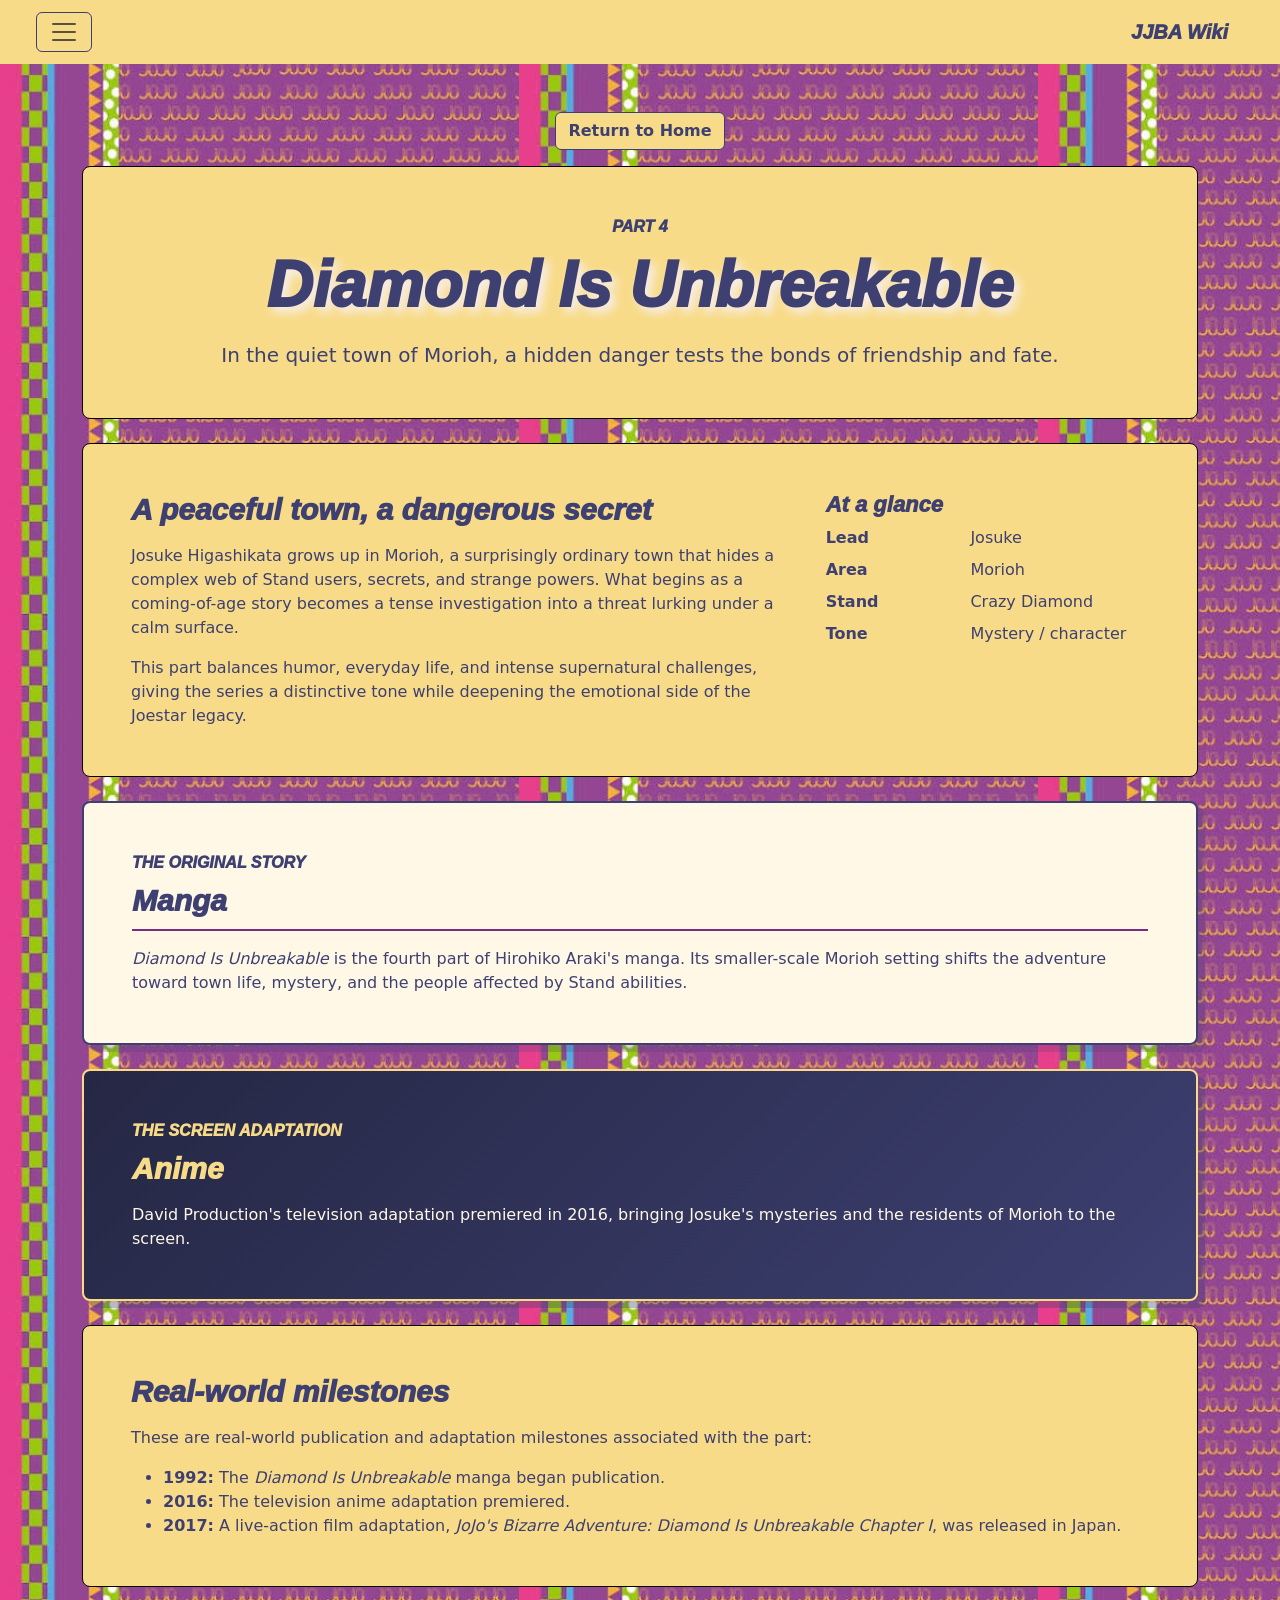
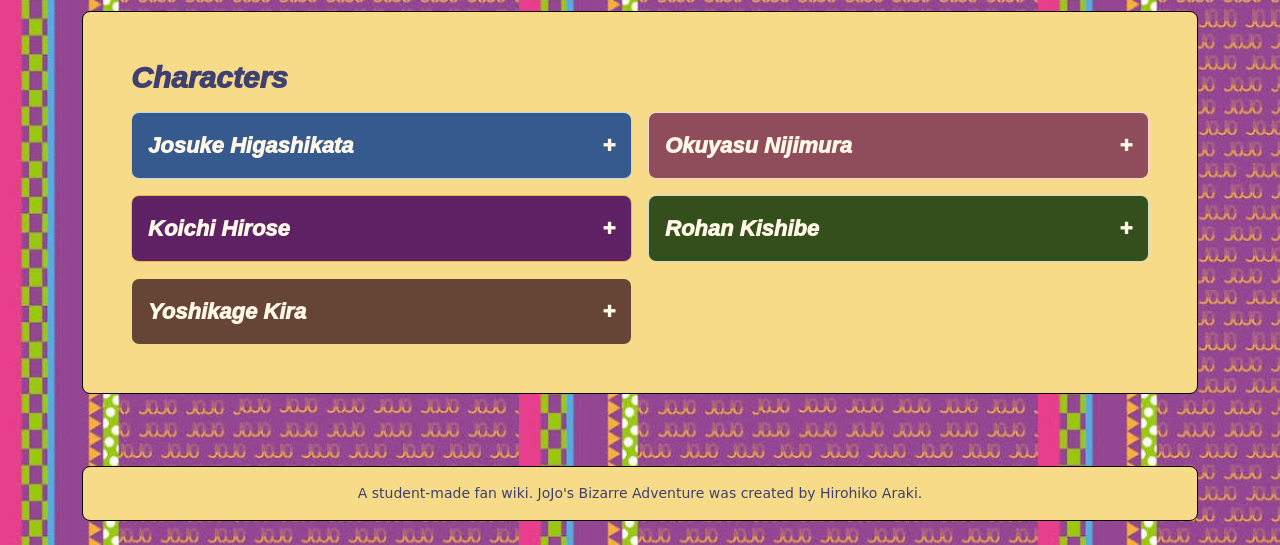
<file: AT1/html/part_4.html>
<!doctype html>
<html lang="en">
  <head>
    <meta charset="utf-8">
    <meta name="viewport" content="width=device-width, initial-scale=1">
    <title>Part 4: Diamond Is Unbreakable</title>
    <link href="https://cdn.jsdelivr.net/npm/bootstrap@5.3.3/dist/css/bootstrap.min.css" rel="stylesheet" integrity="sha384-QWTKZyjpPEjISv5WaRU9OFeRpok6YctnYmDr5pNlyT2bRjXh0JMhjY6hW+ALEwIH" crossorigin="anonymous">
    <link rel="stylesheet" href="text.css">
    <script src="https://cdn.jsdelivr.net/npm/bootstrap@5.3.3/dist/js/bootstrap.bundle.min.js" integrity="sha384-YvpcrYf0tY3lHB60NNkmXc5s9fDVZLESaAA55NDzOxhy9GkcIdslK1eN7N6jIeHz" crossorigin="anonymous" defer></script>
    <script src="navbar-drawer.js" defer></script>
    <script src="https://cdn.jsdelivr.net/npm/bootstrap@5.3.3/dist/js/bootstrap.bundle.min.js" integrity="sha384-YvpcrYf0tY3lHB60NNkmXc5s9fDVZLESaAA55NDzOxhy9GkcIdslK1eN7N6jIeHz" crossorigin="anonymous" defer></script>
  </head>
  <body data-part="4">
    <script src="part-transition.js" defer></script>
    <nav class="navbar wiki-nav">
      <div class="container-fluid">
        <button class="btn-icon navbar-toggler" type="button" data-bs-toggle="drawer" data-bs-target="#navbarDrawer" aria-controls="navbarDrawer" aria-expanded="false" aria-label="Toggle navigation">
          <span class="navbar-toggler-icon" aria-hidden="true"></span>
        </button>
        <a class="navbar-brand ms-auto" href="home.html">JJBA Wiki</a>
        <dialog class="drawer drawer-end" tabindex="-1" id="navbarDrawer" aria-labelledby="navbarDrawerLabel">
          <div class="drawer-header">
            <h2 class="drawer-title" id="navbarDrawerLabel">JJBA Wiki</h2>
            <button type="button" class="btn-close" data-bs-dismiss="drawer" aria-label="Close"></button>
          </div>
          <div class="drawer-body">
          <ul class="navbar-nav">
            <li class="nav-item"><a class="nav-link" href="home.html">Home</a></li>
            <li class="nav-item"><a class="nav-link" href="about.html">About</a></li>
            <li class="nav-item dropdown">
              <button class="nav-link dropdown-toggle" type="button" data-bs-toggle="dropdown" aria-expanded="false">Parts</button>
              <ul class="dropdown-menu">
                <li><a class="dropdown-item" href="part_1.html">Part 1: Phantom Blood</a></li>
                <li><a class="dropdown-item" href="part_2.html">Part 2: Battle Tendency</a></li>
                <li><a class="dropdown-item" href="part_3.html">Part 3: Stardust Crusaders</a></li>
                <li><a class="dropdown-item" href="part_4.html">Part 4: Diamond Is Unbreakable</a></li>
                <li><a class="dropdown-item" href="part_5.html">Part 5: Golden Wind</a></li>
                <li><a class="dropdown-item" href="part_6.html">Part 6: Stone Ocean</a></li>
                <li><a class="dropdown-item" href="part_7.html">Part 7: Steel Ball Run</a></li>
                <li><a class="dropdown-item" href="part_8.html">Part 8: JoJolion</a></li>
                <li><a class="dropdown-item" href="part_9.html">Part 9: The JOJOLands</a></li>
              </ul>
            </li>
          </ul>
          </div>
        </dialog>
      </div>
    </nav>

    <main class="container py-4 py-md-5">
      <div class="text-center mb-3">
        <a class="btn home-button" href="home.html">Return to Home</a>
      </div>

      <header class="wiki-panel text-center p-4 p-md-5 mb-4">
        <p class="eyebrow mb-2">Part 4</p>
        <h1 class="title mb-3">Diamond Is Unbreakable</h1>
        <p class="lead mb-0">In the quiet town of Morioh, a hidden danger tests the bonds of friendship and fate.</p>
      </header>

      <section class="wiki-panel p-4 p-md-5 mb-4" aria-labelledby="part-4-overview">
        <div class="row g-4 align-items-start">
          <div class="col-lg-8">
            <h2 class="section-title" id="part-4-overview">A peaceful town, a dangerous secret</h2>
            <p>Josuke Higashikata grows up in Morioh, a surprisingly ordinary town that hides a complex web of Stand users, secrets, and strange powers. What begins as a coming-of-age story becomes a tense investigation into a threat lurking under a calm surface.</p>
            <p class="mb-0">This part balances humor, everyday life, and intense supernatural challenges, giving the series a distinctive tone while deepening the emotional side of the Joestar legacy.</p>
          </div>
          <aside class="col-lg-4" aria-label="Diamond Is Unbreakable facts">
            <h3 class="facts-title">At a glance</h3>
            <dl class="row mb-0">
              <dt class="col-5">Lead</dt>
              <dd class="col-7">Josuke</dd>
              <dt class="col-5">Area</dt>
              <dd class="col-7">Morioh</dd>
              <dt class="col-5">Stand</dt>
              <dd class="col-7">Crazy Diamond</dd>
              <dt class="col-5">Tone</dt>
              <dd class="col-7">Mystery / character</dd>
            </dl>
          </aside>
        </div>
      </section>


      <section class="media-section media-section--manga p-4 p-md-5 mb-4" aria-labelledby="part-4-manga">
        <p class="eyebrow mb-2">The original story</p>
        <h2 class="section-title" id="part-4-manga">Manga</h2>
        <p class="mb-0"><em>Diamond Is Unbreakable</em> is the fourth part of Hirohiko Araki's manga. Its smaller-scale Morioh setting shifts the adventure toward town life, mystery, and the people affected by Stand abilities.</p>
      </section>

      <section class="media-section media-section--anime p-4 p-md-5 mb-4" aria-labelledby="part-4-anime">
        <p class="eyebrow mb-2">The screen adaptation</p>
        <h2 class="section-title" id="part-4-anime">Anime</h2>
        <p class="mb-0">David Production's television adaptation premiered in 2016, bringing Josuke's mysteries and the residents of Morioh to the screen.</p>
      </section>

      <section class="wiki-panel p-4 p-md-5 mb-4" aria-labelledby="part-4-real-world">
        <h2 class="section-title" id="part-4-real-world">Real-world milestones</h2>
        <p>These are real-world publication and adaptation milestones associated with the part:</p>
        <ul class="mb-0">
          <li><strong>1992:</strong> The <em>Diamond Is Unbreakable</em> manga began publication.</li>
          <li><strong>2016:</strong> The television anime adaptation premiered.</li>
          <li><strong>2017:</strong> A live-action film adaptation, <em>JoJo's Bizarre Adventure: Diamond Is Unbreakable Chapter I</em>, was released in Japan.</li>
        </ul>
      </section>
      <section class="wiki-panel p-4 p-md-5 mb-4" aria-labelledby="part-4-characters">
        <h2 class="section-title" id="part-4-characters">Characters</h2>
        <div class="row row-cols-1 row-cols-md-2 g-3 align-items-start">
          <div class="col"><details class="character-card character-card--jonathan wiki-panel"><summary class="facts-title">Josuke Higashikata</summary><p class="mb-0">A kind-hearted Morioh resident who uses Crazy Diamond to protect his town.</p></details></div>
          <div class="col"><details class="character-card character-card--speedwagon wiki-panel"><summary class="facts-title">Okuyasu Nijimura</summary><p class="mb-0">Josuke's impulsive and loyal friend with the Stand The Hand.</p></details></div>
          <div class="col"><details class="character-card character-card--zeppeli wiki-panel"><summary class="facts-title">Koichi Hirose</summary><p class="mb-0">A brave young Stand user whose Echoes ability develops throughout the story.</p></details></div>
          <div class="col"><details class="character-card character-card--erina wiki-panel"><summary class="facts-title">Rohan Kishibe</summary><p class="mb-0">A famous manga artist whose supernatural Stand lets him read people like books.</p></details></div>
          <div class="col"><details class="character-card character-card--dio wiki-panel"><summary class="facts-title">Yoshikage Kira</summary><p class="mb-0">A hidden serial killer whose peaceful facade conceals a deadly obsession.</p></details></div>
        </div>
      </section>
    </main>

    <footer class="container pb-4 text-center">
      <p class="wiki-panel footer-note p-3 mb-0">A student-made fan wiki. JoJo's Bizarre Adventure was created by Hirohiko Araki.</p>
    </footer>
  </body>
</html>
</file>
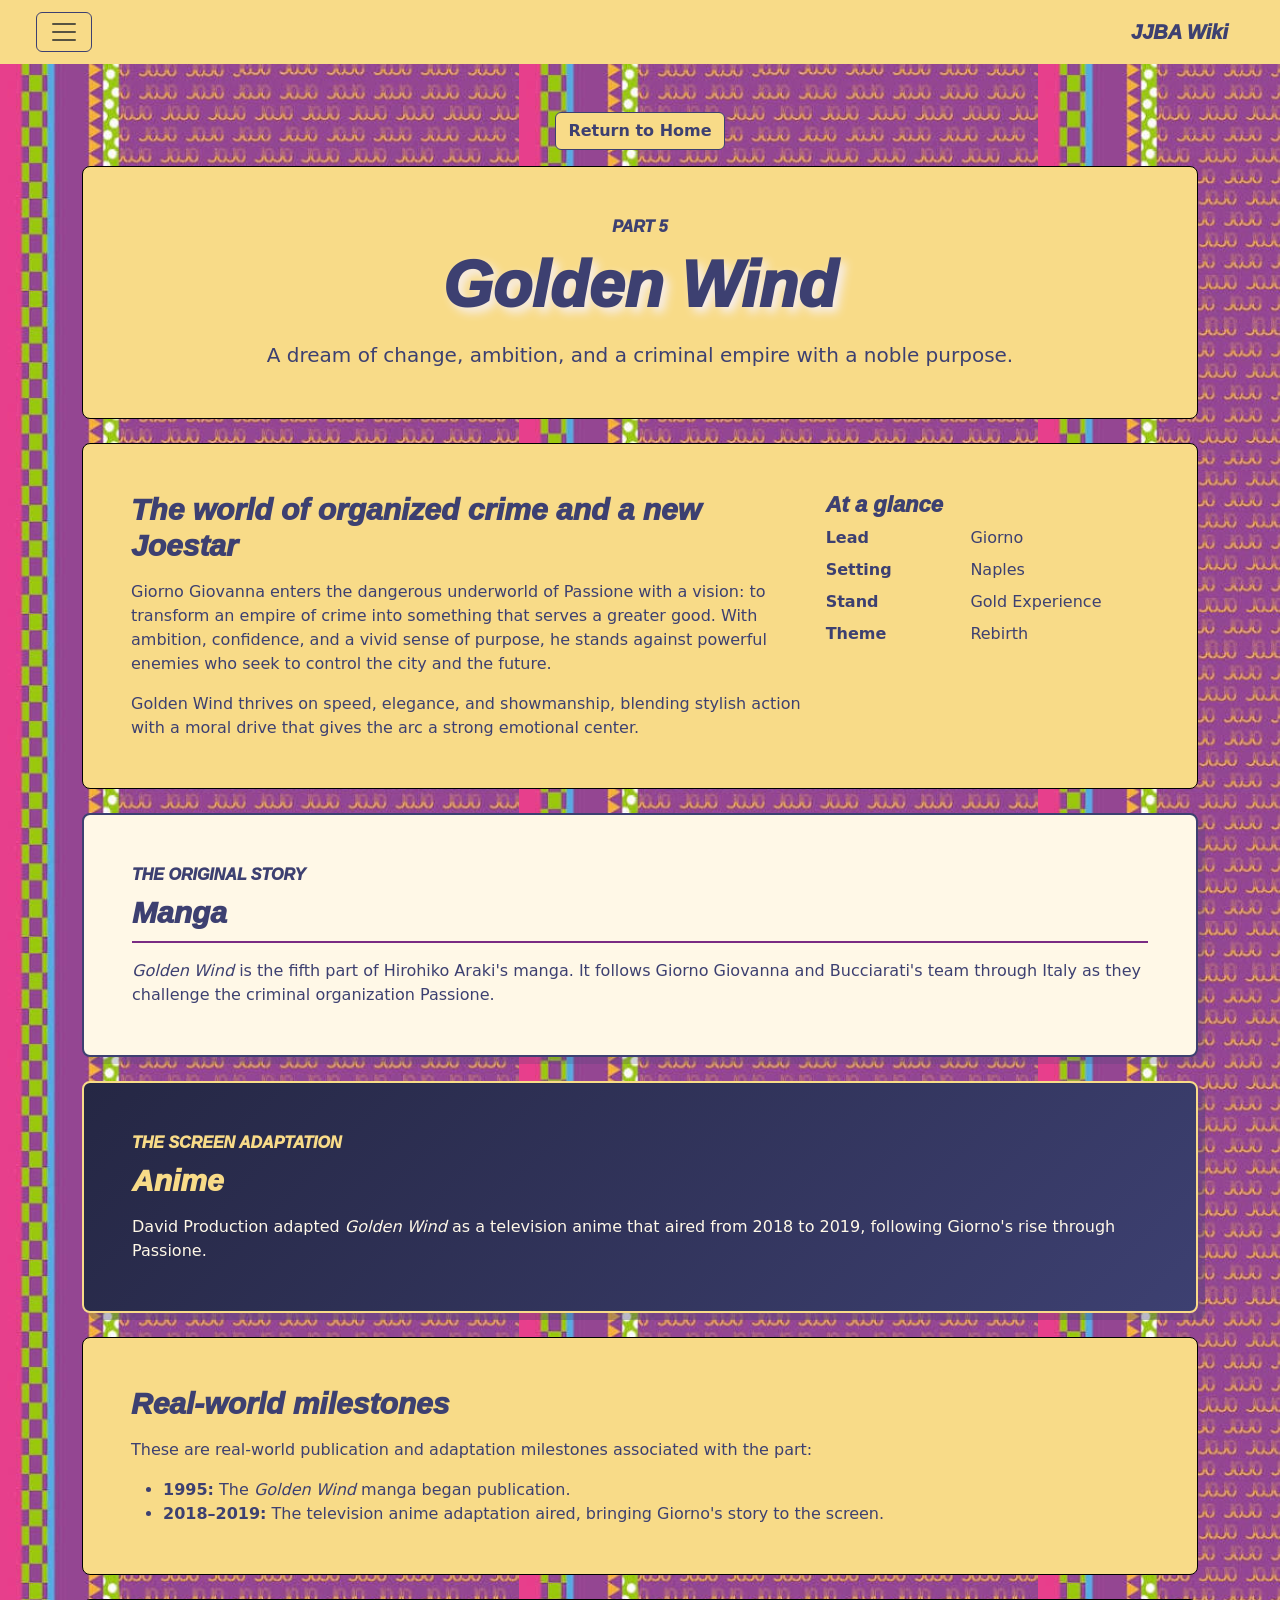
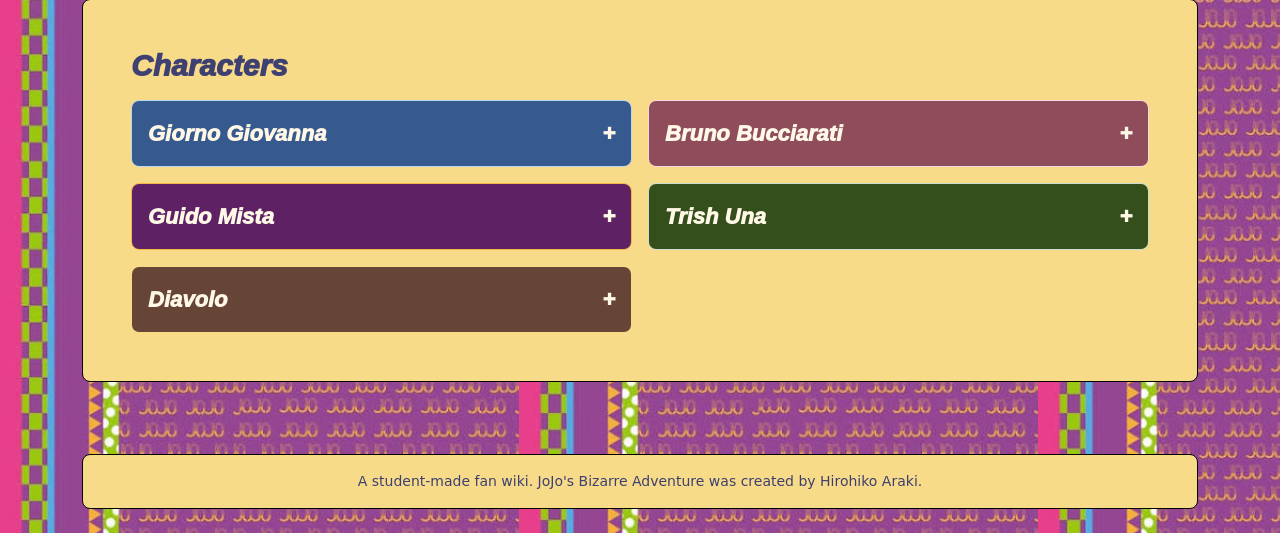
<file: AT1/html/part_5.html>
<!doctype html>
<html lang="en">
  <head>
    <meta charset="utf-8">
    <meta name="viewport" content="width=device-width, initial-scale=1">
    <title>Part 5: Golden Wind</title>
    <link href="https://cdn.jsdelivr.net/npm/bootstrap@5.3.3/dist/css/bootstrap.min.css" rel="stylesheet" integrity="sha384-QWTKZyjpPEjISv5WaRU9OFeRpok6YctnYmDr5pNlyT2bRjXh0JMhjY6hW+ALEwIH" crossorigin="anonymous">
    <link rel="stylesheet" href="text.css">
    <script src="https://cdn.jsdelivr.net/npm/bootstrap@5.3.3/dist/js/bootstrap.bundle.min.js" integrity="sha384-YvpcrYf0tY3lHB60NNkmXc5s9fDVZLESaAA55NDzOxhy9GkcIdslK1eN7N6jIeHz" crossorigin="anonymous" defer></script>
    <script src="navbar-drawer.js" defer></script>
    <script src="https://cdn.jsdelivr.net/npm/bootstrap@5.3.3/dist/js/bootstrap.bundle.min.js" integrity="sha384-YvpcrYf0tY3lHB60NNkmXc5s9fDVZLESaAA55NDzOxhy9GkcIdslK1eN7N6jIeHz" crossorigin="anonymous" defer></script>
  </head>
  <body data-part="5">
    <script src="part-transition.js" defer></script>
    <nav class="navbar wiki-nav">
      <div class="container-fluid">
        <button class="btn-icon navbar-toggler" type="button" data-bs-toggle="drawer" data-bs-target="#navbarDrawer" aria-controls="navbarDrawer" aria-expanded="false" aria-label="Toggle navigation">
          <span class="navbar-toggler-icon" aria-hidden="true"></span>
        </button>
        <a class="navbar-brand ms-auto" href="home.html">JJBA Wiki</a>
        <dialog class="drawer drawer-end" tabindex="-1" id="navbarDrawer" aria-labelledby="navbarDrawerLabel">
          <div class="drawer-header">
            <h2 class="drawer-title" id="navbarDrawerLabel">JJBA Wiki</h2>
            <button type="button" class="btn-close" data-bs-dismiss="drawer" aria-label="Close"></button>
          </div>
          <div class="drawer-body">
          <ul class="navbar-nav">
            <li class="nav-item"><a class="nav-link" href="home.html">Home</a></li>
            <li class="nav-item"><a class="nav-link" href="about.html">About</a></li>
            <li class="nav-item dropdown">
              <button class="nav-link dropdown-toggle" type="button" data-bs-toggle="dropdown" aria-expanded="false">Parts</button>
              <ul class="dropdown-menu">
                <li><a class="dropdown-item" href="part_1.html">Part 1: Phantom Blood</a></li>
                <li><a class="dropdown-item" href="part_2.html">Part 2: Battle Tendency</a></li>
                <li><a class="dropdown-item" href="part_3.html">Part 3: Stardust Crusaders</a></li>
                <li><a class="dropdown-item" href="part_4.html">Part 4: Diamond Is Unbreakable</a></li>
                <li><a class="dropdown-item" href="part_5.html">Part 5: Golden Wind</a></li>
                <li><a class="dropdown-item" href="part_6.html">Part 6: Stone Ocean</a></li>
                <li><a class="dropdown-item" href="part_7.html">Part 7: Steel Ball Run</a></li>
                <li><a class="dropdown-item" href="part_8.html">Part 8: JoJolion</a></li>
                <li><a class="dropdown-item" href="part_9.html">Part 9: The JOJOLands</a></li>
              </ul>
            </li>
          </ul>
          </div>
        </dialog>
      </div>
    </nav>

    <main class="container py-4 py-md-5">
      <div class="text-center mb-3">
        <a class="btn home-button" href="home.html">Return to Home</a>
      </div>

      <header class="wiki-panel text-center p-4 p-md-5 mb-4">
        <p class="eyebrow mb-2">Part 5</p>
        <h1 class="title mb-3">Golden Wind</h1>
        <p class="lead mb-0">A dream of change, ambition, and a criminal empire with a noble purpose.</p>
      </header>

      <section class="wiki-panel p-4 p-md-5 mb-4" aria-labelledby="part-5-overview">
        <div class="row g-4 align-items-start">
          <div class="col-lg-8">
            <h2 class="section-title" id="part-5-overview">The world of organized crime and a new Joestar</h2>
            <p>Giorno Giovanna enters the dangerous underworld of Passione with a vision: to transform an empire of crime into something that serves a greater good. With ambition, confidence, and a vivid sense of purpose, he stands against powerful enemies who seek to control the city and the future.</p>
            <p class="mb-0">Golden Wind thrives on speed, elegance, and showmanship, blending stylish action with a moral drive that gives the arc a strong emotional center.</p>
          </div>
          <aside class="col-lg-4" aria-label="Golden Wind facts">
            <h3 class="facts-title">At a glance</h3>
            <dl class="row mb-0">
              <dt class="col-5">Lead</dt>
              <dd class="col-7">Giorno</dd>
              <dt class="col-5">Setting</dt>
              <dd class="col-7">Naples</dd>
              <dt class="col-5">Stand</dt>
              <dd class="col-7">Gold Experience</dd>
              <dt class="col-5">Theme</dt>
              <dd class="col-7">Rebirth</dd>
            </dl>
          </aside>
        </div>
      </section>


      <section class="media-section media-section--manga p-4 p-md-5 mb-4" aria-labelledby="part-5-manga">
        <p class="eyebrow mb-2">The original story</p>
        <h2 class="section-title" id="part-5-manga">Manga</h2>
        <p class="mb-0"><em>Golden Wind</em> is the fifth part of Hirohiko Araki's manga. It follows Giorno Giovanna and Bucciarati's team through Italy as they challenge the criminal organization Passione.</p>
      </section>

      <section class="media-section media-section--anime p-4 p-md-5 mb-4" aria-labelledby="part-5-anime">
        <p class="eyebrow mb-2">The screen adaptation</p>
        <h2 class="section-title" id="part-5-anime">Anime</h2>
        <p class="mb-0">David Production adapted <em>Golden Wind</em> as a television anime that aired from 2018 to 2019, following Giorno's rise through Passione.</p>
      </section>

      <section class="wiki-panel p-4 p-md-5 mb-4" aria-labelledby="part-5-real-world">
        <h2 class="section-title" id="part-5-real-world">Real-world milestones</h2>
        <p>These are real-world publication and adaptation milestones associated with the part:</p>
        <ul class="mb-0">
          <li><strong>1995:</strong> The <em>Golden Wind</em> manga began publication.</li>
          <li><strong>2018–2019:</strong> The television anime adaptation aired, bringing Giorno's story to the screen.</li>
        </ul>
      </section>
      <section class="wiki-panel p-4 p-md-5 mb-4" aria-labelledby="part-5-characters">
        <h2 class="section-title" id="part-5-characters">Characters</h2>
        <div class="row row-cols-1 row-cols-md-2 g-3 align-items-start">
          <div class="col"><details class="character-card character-card--jonathan wiki-panel"><summary class="facts-title">Giorno Giovanna</summary><p class="mb-0">A determined young man who seeks to reform Passione with Gold Experience.</p></details></div>
          <div class="col"><details class="character-card character-card--erina wiki-panel"><summary class="facts-title">Bruno Bucciarati</summary><p class="mb-0">The principled squad leader who supports Giorno's dream.</p></details></div>
          <div class="col"><details class="character-card character-card--speedwagon wiki-panel"><summary class="facts-title">Guido Mista</summary><p class="mb-0">A charming gunslinger whose Stand, Sex Pistols, controls his bullets.</p></details></div>
          <div class="col"><details class="character-card character-card--zeppeli wiki-panel"><summary class="facts-title">Trish Una</summary><p class="mb-0">The daughter of Passione's boss who becomes the team's protected ally.</p></details></div>
          <div class="col"><details class="character-card character-card--dio wiki-panel"><summary class="facts-title">Diavolo</summary><p class="mb-0">Passione's hidden boss who uses King Crimson to erase the future.</p></details></div>
        </div>
      </section>
    </main>

    <footer class="container pb-4 text-center">
      <p class="wiki-panel footer-note p-3 mb-0">A student-made fan wiki. JoJo's Bizarre Adventure was created by Hirohiko Araki.</p>
    </footer>
  </body>
</html>
</file>
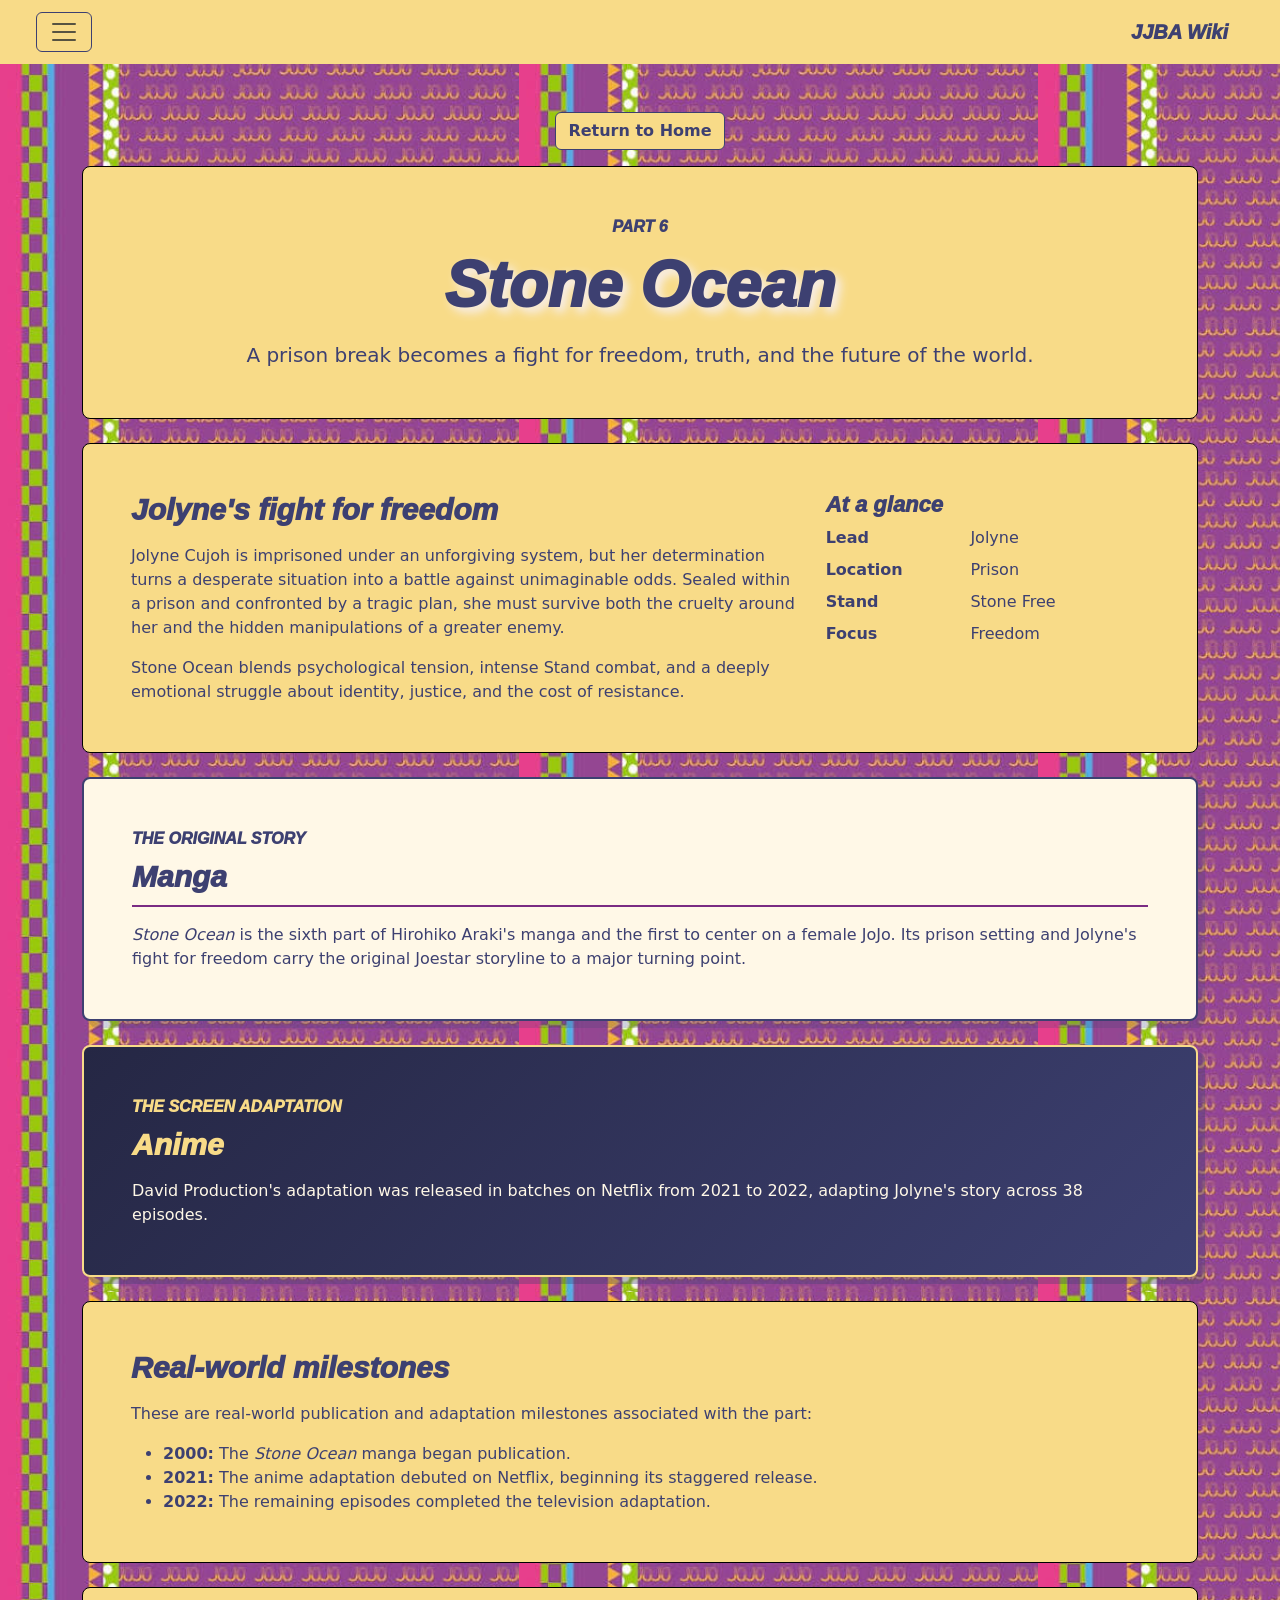
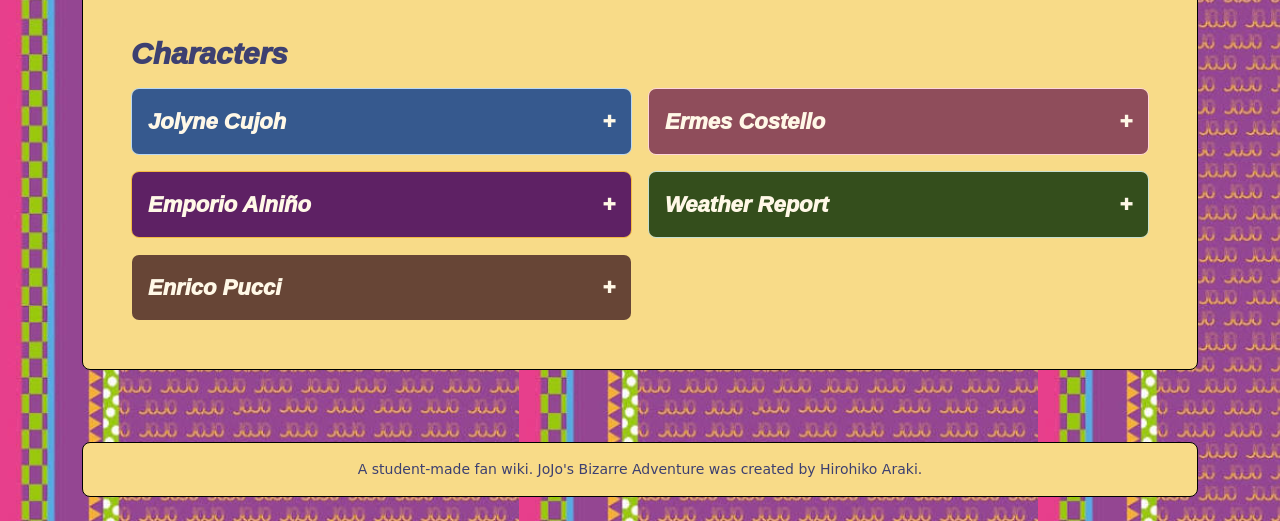
<file: AT1/html/part_6.html>
<!doctype html>
<html lang="en">
  <head>
    <meta charset="utf-8">
    <meta name="viewport" content="width=device-width, initial-scale=1">
    <title>Part 6: Stone Ocean</title>
    <link href="https://cdn.jsdelivr.net/npm/bootstrap@5.3.3/dist/css/bootstrap.min.css" rel="stylesheet" integrity="sha384-QWTKZyjpPEjISv5WaRU9OFeRpok6YctnYmDr5pNlyT2bRjXh0JMhjY6hW+ALEwIH" crossorigin="anonymous">
    <link rel="stylesheet" href="text.css">
    <script src="https://cdn.jsdelivr.net/npm/bootstrap@5.3.3/dist/js/bootstrap.bundle.min.js" integrity="sha384-YvpcrYf0tY3lHB60NNkmXc5s9fDVZLESaAA55NDzOxhy9GkcIdslK1eN7N6jIeHz" crossorigin="anonymous" defer></script>
    <script src="navbar-drawer.js" defer></script>
    <script src="https://cdn.jsdelivr.net/npm/bootstrap@5.3.3/dist/js/bootstrap.bundle.min.js" integrity="sha384-YvpcrYf0tY3lHB60NNkmXc5s9fDVZLESaAA55NDzOxhy9GkcIdslK1eN7N6jIeHz" crossorigin="anonymous" defer></script>
  </head>
  <body data-part="6">
    <script src="part-transition.js" defer></script>
    <nav class="navbar wiki-nav">
      <div class="container-fluid">
        <button class="btn-icon navbar-toggler" type="button" data-bs-toggle="drawer" data-bs-target="#navbarDrawer" aria-controls="navbarDrawer" aria-expanded="false" aria-label="Toggle navigation">
          <span class="navbar-toggler-icon" aria-hidden="true"></span>
        </button>
        <a class="navbar-brand ms-auto" href="home.html">JJBA Wiki</a>
        <dialog class="drawer drawer-end" tabindex="-1" id="navbarDrawer" aria-labelledby="navbarDrawerLabel">
          <div class="drawer-header">
            <h2 class="drawer-title" id="navbarDrawerLabel">JJBA Wiki</h2>
            <button type="button" class="btn-close" data-bs-dismiss="drawer" aria-label="Close"></button>
          </div>
          <div class="drawer-body">
          <ul class="navbar-nav">
            <li class="nav-item"><a class="nav-link" href="home.html">Home</a></li>
            <li class="nav-item"><a class="nav-link" href="about.html">About</a></li>
            <li class="nav-item dropdown">
              <button class="nav-link dropdown-toggle" type="button" data-bs-toggle="dropdown" aria-expanded="false">Parts</button>
              <ul class="dropdown-menu">
                <li><a class="dropdown-item" href="part_1.html">Part 1: Phantom Blood</a></li>
                <li><a class="dropdown-item" href="part_2.html">Part 2: Battle Tendency</a></li>
                <li><a class="dropdown-item" href="part_3.html">Part 3: Stardust Crusaders</a></li>
                <li><a class="dropdown-item" href="part_4.html">Part 4: Diamond Is Unbreakable</a></li>
                <li><a class="dropdown-item" href="part_5.html">Part 5: Golden Wind</a></li>
                <li><a class="dropdown-item" href="part_6.html">Part 6: Stone Ocean</a></li>
                <li><a class="dropdown-item" href="part_7.html">Part 7: Steel Ball Run</a></li>
                <li><a class="dropdown-item" href="part_8.html">Part 8: JoJolion</a></li>
                <li><a class="dropdown-item" href="part_9.html">Part 9: The JOJOLands</a></li>
              </ul>
            </li>
          </ul>
          </div>
        </dialog>
      </div>
    </nav>

    <main class="container py-4 py-md-5">
      <div class="text-center mb-3">
        <a class="btn home-button" href="home.html">Return to Home</a>
      </div>

      <header class="wiki-panel text-center p-4 p-md-5 mb-4">
        <p class="eyebrow mb-2">Part 6</p>
        <h1 class="title mb-3">Stone Ocean</h1>
        <p class="lead mb-0">A prison break becomes a fight for freedom, truth, and the future of the world.</p>
      </header>

      <section class="wiki-panel p-4 p-md-5 mb-4" aria-labelledby="part-6-overview">
        <div class="row g-4 align-items-start">
          <div class="col-lg-8">
            <h2 class="section-title" id="part-6-overview">Jolyne's fight for freedom</h2>
            <p>Jolyne Cujoh is imprisoned under an unforgiving system, but her determination turns a desperate situation into a battle against unimaginable odds. Sealed within a prison and confronted by a tragic plan, she must survive both the cruelty around her and the hidden manipulations of a greater enemy.</p>
            <p class="mb-0">Stone Ocean blends psychological tension, intense Stand combat, and a deeply emotional struggle about identity, justice, and the cost of resistance.</p>
          </div>
          <aside class="col-lg-4" aria-label="Stone Ocean facts">
            <h3 class="facts-title">At a glance</h3>
            <dl class="row mb-0">
              <dt class="col-5">Lead</dt>
              <dd class="col-7">Jolyne</dd>
              <dt class="col-5">Location</dt>
              <dd class="col-7">Prison</dd>
              <dt class="col-5">Stand</dt>
              <dd class="col-7">Stone Free</dd>
              <dt class="col-5">Focus</dt>
              <dd class="col-7">Freedom</dd>
            </dl>
          </aside>
        </div>
      </section>


      <section class="media-section media-section--manga p-4 p-md-5 mb-4" aria-labelledby="part-6-manga">
        <p class="eyebrow mb-2">The original story</p>
        <h2 class="section-title" id="part-6-manga">Manga</h2>
        <p class="mb-0"><em>Stone Ocean</em> is the sixth part of Hirohiko Araki's manga and the first to center on a female JoJo. Its prison setting and Jolyne's fight for freedom carry the original Joestar storyline to a major turning point.</p>
      </section>

      <section class="media-section media-section--anime p-4 p-md-5 mb-4" aria-labelledby="part-6-anime">
        <p class="eyebrow mb-2">The screen adaptation</p>
        <h2 class="section-title" id="part-6-anime">Anime</h2>
        <p class="mb-0">David Production's adaptation was released in batches on Netflix from 2021 to 2022, adapting Jolyne's story across 38 episodes.</p>
      </section>

      <section class="wiki-panel p-4 p-md-5 mb-4" aria-labelledby="part-6-real-world">
        <h2 class="section-title" id="part-6-real-world">Real-world milestones</h2>
        <p>These are real-world publication and adaptation milestones associated with the part:</p>
        <ul class="mb-0">
          <li><strong>2000:</strong> The <em>Stone Ocean</em> manga began publication.</li>
          <li><strong>2021:</strong> The anime adaptation debuted on Netflix, beginning its staggered release.</li>
          <li><strong>2022:</strong> The remaining episodes completed the television adaptation.</li>
        </ul>
      </section>
      <section class="wiki-panel p-4 p-md-5 mb-4" aria-labelledby="part-6-characters">
        <h2 class="section-title" id="part-6-characters">Characters</h2>
        <div class="row row-cols-1 row-cols-md-2 g-3 align-items-start">
          <div class="col"><details class="character-card character-card--erina wiki-panel"><summary class="facts-title">Jolyne Cujoh</summary><p class="mb-0">Jotaro's daughter, who develops Stone Free to survive prison and protect her allies.</p></details></div>
          <div class="col"><details class="character-card character-card--zeppeli wiki-panel"><summary class="facts-title">Ermes Costello</summary><p class="mb-0">Jolyne's determined ally whose Stand can copy objects and transfer damage.</p></details></div>
          <div class="col"><details class="character-card character-card--jonathan wiki-panel"><summary class="facts-title">Emporio Alniño</summary><p class="mb-0">A resourceful young inmate who lives in a hidden room and aids Jolyne's group.</p></details></div>
          <div class="col"><details class="character-card character-card--speedwagon wiki-panel"><summary class="facts-title">Weather Report</summary><p class="mb-0">A mysterious prisoner whose Stand controls the weather.</p></details></div>
          <div class="col"><details class="character-card character-card--dio wiki-panel"><summary class="facts-title">Enrico Pucci</summary><p class="mb-0">The priest who manipulates gravity and fate to pursue a dark version of heaven.</p></details></div>
        </div>
      </section>
    </main>

    <footer class="container pb-4 text-center">
      <p class="wiki-panel footer-note p-3 mb-0">A student-made fan wiki. JoJo's Bizarre Adventure was created by Hirohiko Araki.</p>
    </footer>
  </body>
</html>
</file>
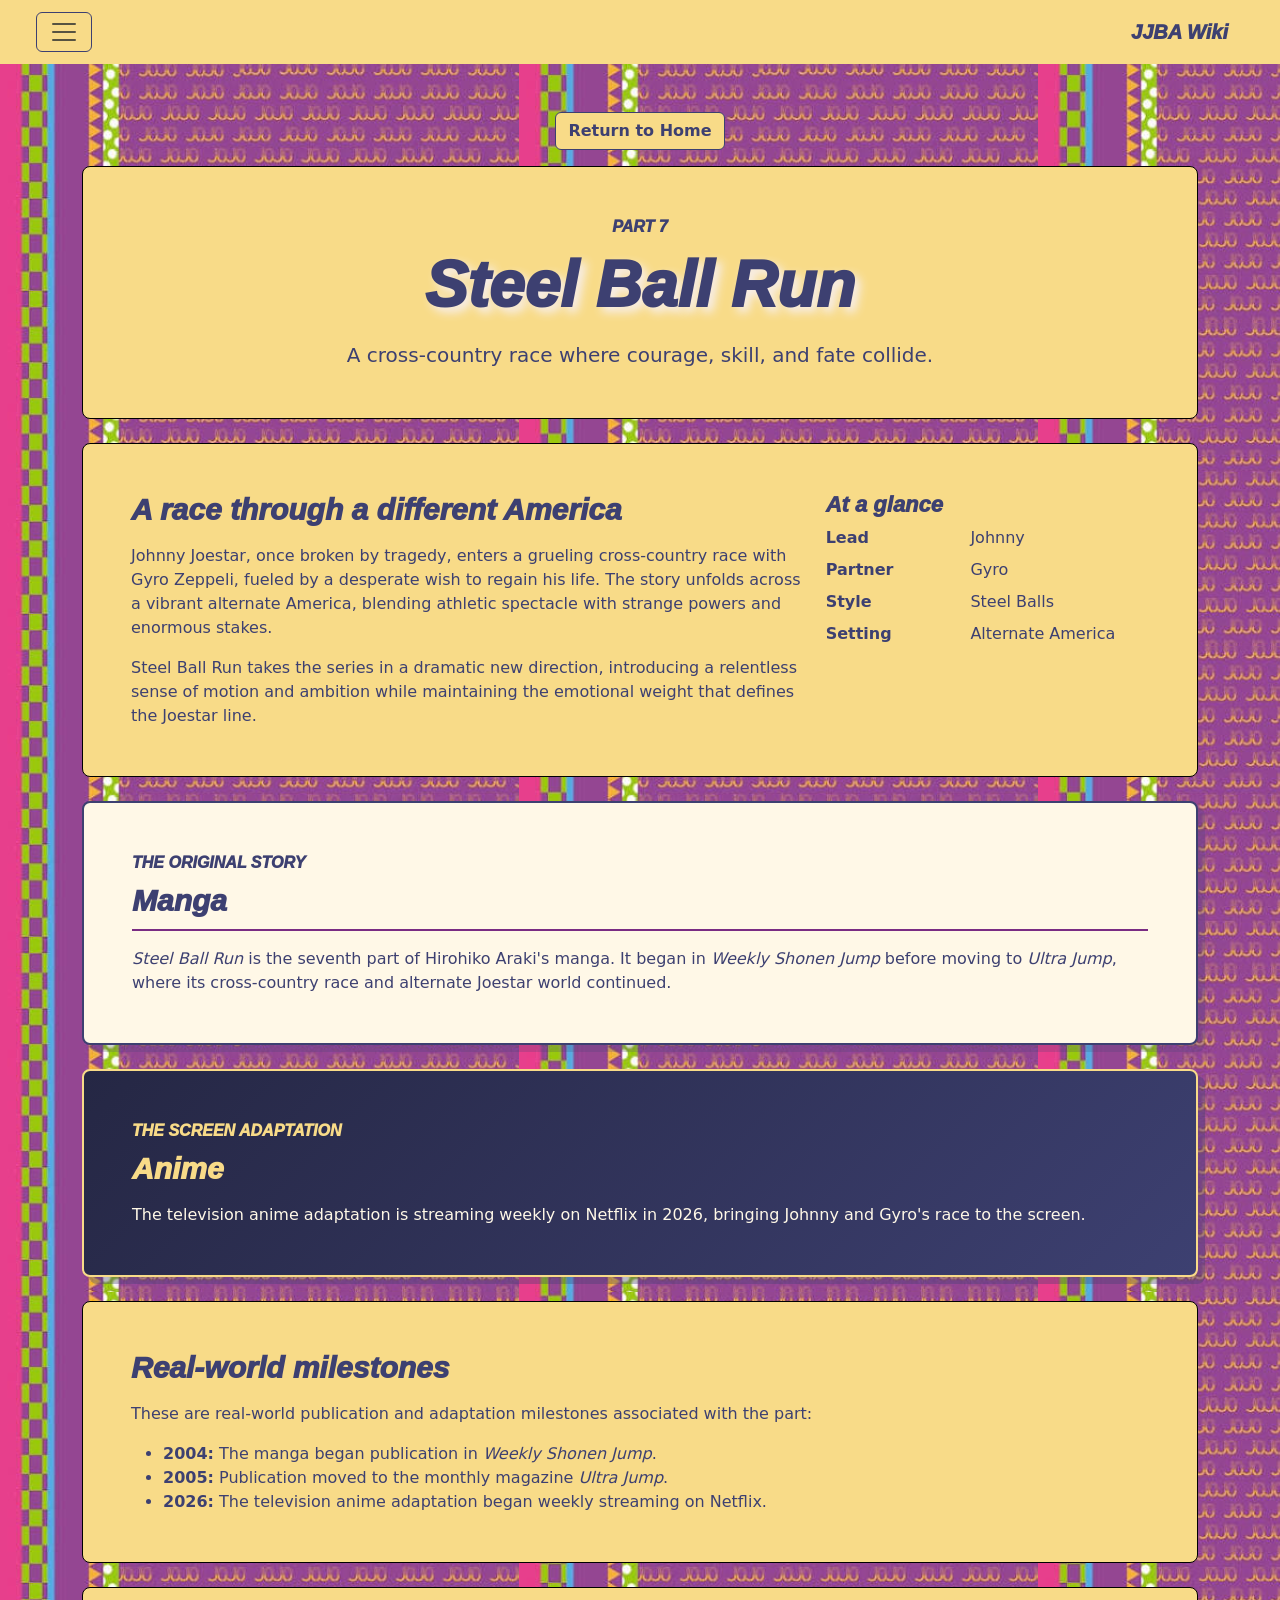
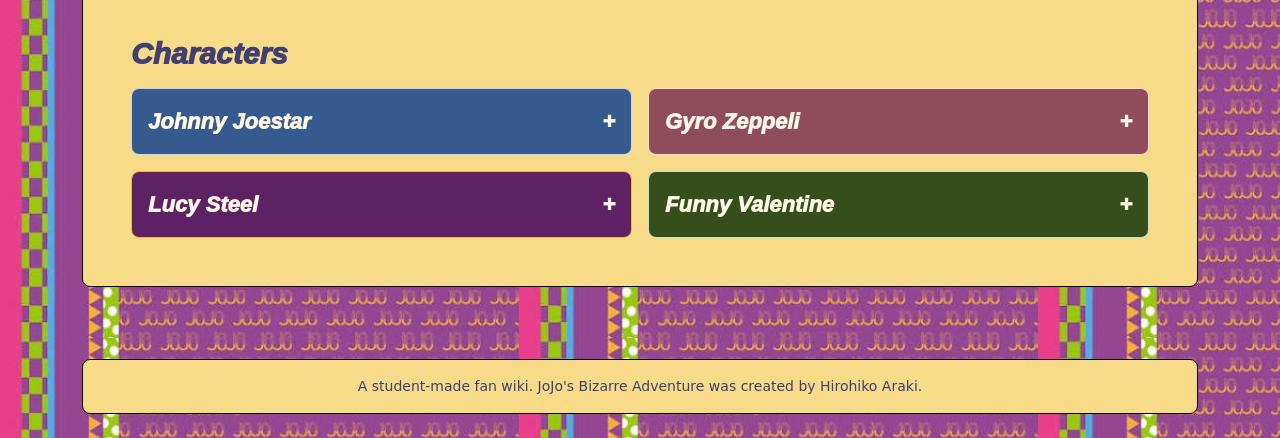
<file: AT1/html/part_7.html>
<!doctype html>
<html lang="en">
  <head>
    <meta charset="utf-8">
    <meta name="viewport" content="width=device-width, initial-scale=1">
    <title>Part 7: Steel Ball Run</title>
    <link href="https://cdn.jsdelivr.net/npm/bootstrap@5.3.3/dist/css/bootstrap.min.css" rel="stylesheet" integrity="sha384-QWTKZyjpPEjISv5WaRU9OFeRpok6YctnYmDr5pNlyT2bRjXh0JMhjY6hW+ALEwIH" crossorigin="anonymous">
    <link rel="stylesheet" href="text.css">
    <script src="https://cdn.jsdelivr.net/npm/bootstrap@5.3.3/dist/js/bootstrap.bundle.min.js" integrity="sha384-YvpcrYf0tY3lHB60NNkmXc5s9fDVZLESaAA55NDzOXhy9GkcIdslK1eN7N6jIeHz" crossorigin="anonymous" defer></script>
    <script src="navbar-drawer.js" defer></script>
    <script src="https://cdn.jsdelivr.net/npm/bootstrap@5.3.3/dist/js/bootstrap.bundle.min.js" integrity="sha384-YvpcrYf0tY3lHB60NNkmXc5s9fDVZLESaAA55NDzOxhy9GkcIdslK1eN7N6jIeHz" crossorigin="anonymous" defer></script>
  </head>
  <body data-part="7">
    <script src="part-transition.js" defer></script>
    <nav class="navbar wiki-nav">
      <div class="container-fluid">
        <button class="btn-icon navbar-toggler" type="button" data-bs-toggle="drawer" data-bs-target="#navbarDrawer" aria-controls="navbarDrawer" aria-expanded="false" aria-label="Toggle navigation">
          <span class="navbar-toggler-icon" aria-hidden="true"></span>
        </button>
        <a class="navbar-brand ms-auto" href="home.html">JJBA Wiki</a>
        <dialog class="drawer drawer-end" tabindex="-1" id="navbarDrawer" aria-labelledby="navbarDrawerLabel">
          <div class="drawer-header">
            <h2 class="drawer-title" id="navbarDrawerLabel">JJBA Wiki</h2>
            <button type="button" class="btn-close" data-bs-dismiss="drawer" aria-label="Close"></button>
          </div>
          <div class="drawer-body">
          <ul class="navbar-nav">
            <li class="nav-item"><a class="nav-link" href="home.html">Home</a></li>
            <li class="nav-item"><a class="nav-link" href="about.html">About</a></li>
            <li class="nav-item dropdown">
              <button class="nav-link dropdown-toggle" type="button" data-bs-toggle="dropdown" aria-expanded="false">Parts</button>
              <ul class="dropdown-menu">
                <li><a class="dropdown-item" href="part_1.html">Part 1: Phantom Blood</a></li>
                <li><a class="dropdown-item" href="part_2.html">Part 2: Battle Tendency</a></li>
                <li><a class="dropdown-item" href="part_3.html">Part 3: Stardust Crusaders</a></li>
                <li><a class="dropdown-item" href="part_4.html">Part 4: Diamond Is Unbreakable</a></li>
                <li><a class="dropdown-item" href="part_5.html">Part 5: Golden Wind</a></li>
                <li><a class="dropdown-item" href="part_6.html">Part 6: Stone Ocean</a></li>
                <li><a class="dropdown-item" href="part_7.html">Part 7: Steel Ball Run</a></li>
                <li><a class="dropdown-item" href="part_8.html">Part 8: JoJolion</a></li>
                <li><a class="dropdown-item" href="part_9.html">Part 9: The JOJOLands</a></li>
              </ul>
            </li>
          </ul>
          </div>
        </dialog>
      </div>
    </nav>

    <main class="container py-4 py-md-5">
      <div class="text-center mb-3">
        <a class="btn home-button" href="home.html">Return to Home</a>
      </div>

      <header class="wiki-panel text-center p-4 p-md-5 mb-4">
        <p class="eyebrow mb-2">Part 7</p>
        <h1 class="title mb-3">Steel Ball Run</h1>
        <p class="lead mb-0">A cross-country race where courage, skill, and fate collide.</p>
      </header>

      <section class="wiki-panel p-4 p-md-5 mb-4" aria-labelledby="part-7-overview">
        <div class="row g-4 align-items-start">
          <div class="col-lg-8">
            <h2 class="section-title" id="part-7-overview">A race through a different America</h2>
            <p>Johnny Joestar, once broken by tragedy, enters a grueling cross-country race with Gyro Zeppeli, fueled by a desperate wish to regain his life. The story unfolds across a vibrant alternate America, blending athletic spectacle with strange powers and enormous stakes.</p>
            <p class="mb-0">Steel Ball Run takes the series in a dramatic new direction, introducing a relentless sense of motion and ambition while maintaining the emotional weight that defines the Joestar line.</p>
          </div>
          <aside class="col-lg-4" aria-label="Steel Ball Run facts">
            <h3 class="facts-title">At a glance</h3>
            <dl class="row mb-0">
              <dt class="col-5">Lead</dt>
              <dd class="col-7">Johnny</dd>
              <dt class="col-5">Partner</dt>
              <dd class="col-7">Gyro</dd>
              <dt class="col-5">Style</dt>
              <dd class="col-7">Steel Balls</dd>
              <dt class="col-5">Setting</dt>
              <dd class="col-7">Alternate America</dd>
            </dl>
          </aside>
        </div>
      </section>


      <section class="media-section media-section--manga p-4 p-md-5 mb-4" aria-labelledby="part-7-manga">
        <p class="eyebrow mb-2">The original story</p>
        <h2 class="section-title" id="part-7-manga">Manga</h2>
        <p class="mb-0"><em>Steel Ball Run</em> is the seventh part of Hirohiko Araki's manga. It began in <em>Weekly Shonen Jump</em> before moving to <em>Ultra Jump</em>, where its cross-country race and alternate Joestar world continued.</p>
      </section>

      <section class="media-section media-section--anime p-4 p-md-5 mb-4" aria-labelledby="part-7-anime">
        <p class="eyebrow mb-2">The screen adaptation</p>
        <h2 class="section-title" id="part-7-anime">Anime</h2>
        <p class="mb-0">The television anime adaptation is streaming weekly on Netflix in 2026, bringing Johnny and Gyro's race to the screen.</p>
      </section>

      <section class="wiki-panel p-4 p-md-5 mb-4" aria-labelledby="part-7-real-world">
        <h2 class="section-title" id="part-7-real-world">Real-world milestones</h2>
        <p>These are real-world publication and adaptation milestones associated with the part:</p>
        <ul class="mb-0">
          <li><strong>2004:</strong> The manga began publication in <em>Weekly Shonen Jump</em>.</li>
          <li><strong>2005:</strong> Publication moved to the monthly magazine <em>Ultra Jump</em>.</li>
          <li><strong>2026:</strong> The television anime adaptation began weekly streaming on Netflix.</li>
        </ul>
      </section>
      <section class="wiki-panel p-4 p-md-5 mb-4" aria-labelledby="part-7-characters">
        <h2 class="section-title" id="part-7-characters">Characters</h2>
        <div class="row row-cols-1 row-cols-md-2 g-3 align-items-start">
          <div class="col"><details class="character-card character-card--jonathan wiki-panel"><summary class="facts-title">Johnny Joestar</summary><p class="mb-0">A former jockey who seeks to regain his legs and find purpose in the Steel Ball Run.</p></details></div>
          <div class="col"><details class="character-card character-card--zeppeli wiki-panel"><summary class="facts-title">Gyro Zeppeli</summary><p class="mb-0">A steel-ball executioner who teaches Johnny and races toward a mysterious truth.</p></details></div>
          <div class="col"><details class="character-card character-card--erina wiki-panel"><summary class="facts-title">Lucy Steel</summary><p class="mb-0">Steven Steel's courageous young wife who uncovers the race's larger conspiracy.</p></details></div>
          <div class="col"><details class="character-card character-card--dio wiki-panel"><summary class="facts-title">Funny Valentine</summary><p class="mb-0">The President of the United States and a rival determined to secure the corpse's power.</p></details></div>
        </div>
      </section>
    </main>

    <footer class="container pb-4 text-center">
      <p class="wiki-panel footer-note p-3 mb-0">A student-made fan wiki. JoJo's Bizarre Adventure was created by Hirohiko Araki.</p>
    </footer>
  </body>
</html>
</file>
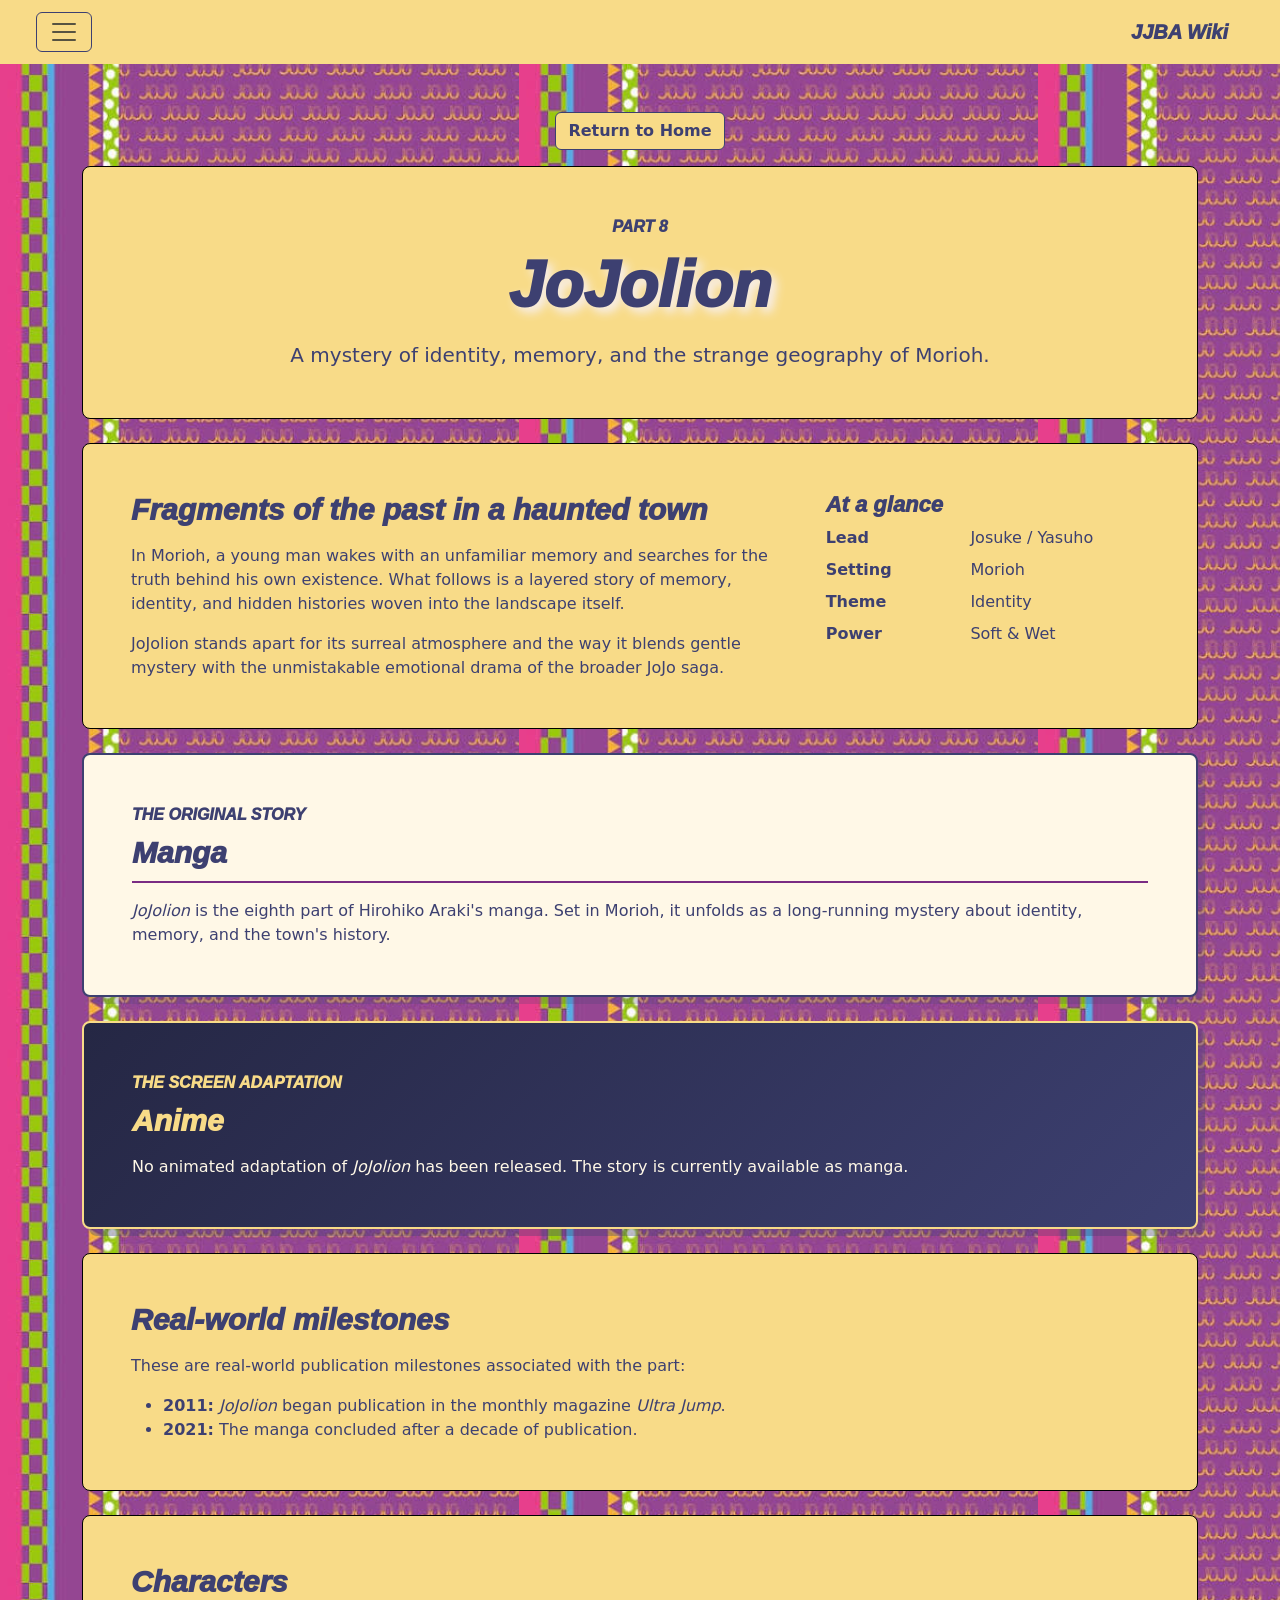
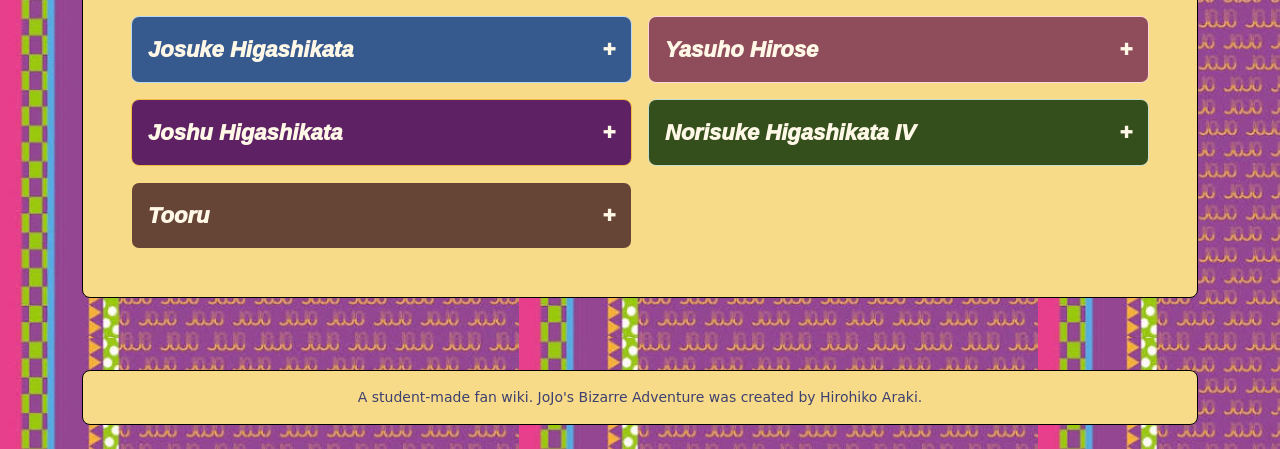
<file: AT1/html/part_8.html>
<!doctype html>
<html lang="en">
  <head>
    <meta charset="utf-8">
    <meta name="viewport" content="width=device-width, initial-scale=1">
    <title>Part 8: JoJolion</title>
    <link href="https://cdn.jsdelivr.net/npm/bootstrap@5.3.3/dist/css/bootstrap.min.css" rel="stylesheet" integrity="sha384-QWTKZyjpPEjISv5WaRU9OFeRpok6YctnYmDr5pNlyT2bRjXh0JMhjY6hW+ALEwIH" crossorigin="anonymous">
    <link rel="stylesheet" href="text.css">
    <script src="https://cdn.jsdelivr.net/npm/bootstrap@5.3.3/dist/js/bootstrap.bundle.min.js" integrity="sha384-YvpcrYf0tY3lHB60NNkmXc5s9fDVZLESaAA55NDzOXhy9GkcIdslK1eN7N6jIeHz" crossorigin="anonymous" defer></script>
    <script src="navbar-drawer.js" defer></script>
    <script src="https://cdn.jsdelivr.net/npm/bootstrap@5.3.3/dist/js/bootstrap.bundle.min.js" integrity="sha384-YvpcrYf0tY3lHB60NNkmXc5s9fDVZLESaAA55NDzOxhy9GkcIdslK1eN7N6jIeHz" crossorigin="anonymous" defer></script>
  </head>
  <body data-part="8">
    <script src="part-transition.js" defer></script>
    <nav class="navbar wiki-nav">
      <div class="container-fluid">
        <button class="btn-icon navbar-toggler" type="button" data-bs-toggle="drawer" data-bs-target="#navbarDrawer" aria-controls="navbarDrawer" aria-expanded="false" aria-label="Toggle navigation">
          <span class="navbar-toggler-icon" aria-hidden="true"></span>
        </button>
        <a class="navbar-brand ms-auto" href="home.html">JJBA Wiki</a>
        <dialog class="drawer drawer-end" tabindex="-1" id="navbarDrawer" aria-labelledby="navbarDrawerLabel">
          <div class="drawer-header">
            <h2 class="drawer-title" id="navbarDrawerLabel">JJBA Wiki</h2>
            <button type="button" class="btn-close" data-bs-dismiss="drawer" aria-label="Close"></button>
          </div>
          <div class="drawer-body">
          <ul class="navbar-nav">
            <li class="nav-item"><a class="nav-link" href="home.html">Home</a></li>
            <li class="nav-item"><a class="nav-link" href="about.html">About</a></li>
            <li class="nav-item dropdown">
              <button class="nav-link dropdown-toggle" type="button" data-bs-toggle="dropdown" aria-expanded="false">Parts</button>
              <ul class="dropdown-menu">
                <li><a class="dropdown-item" href="part_1.html">Part 1: Phantom Blood</a></li>
                <li><a class="dropdown-item" href="part_2.html">Part 2: Battle Tendency</a></li>
                <li><a class="dropdown-item" href="part_3.html">Part 3: Stardust Crusaders</a></li>
                <li><a class="dropdown-item" href="part_4.html">Part 4: Diamond Is Unbreakable</a></li>
                <li><a class="dropdown-item" href="part_5.html">Part 5: Golden Wind</a></li>
                <li><a class="dropdown-item" href="part_6.html">Part 6: Stone Ocean</a></li>
                <li><a class="dropdown-item" href="part_7.html">Part 7: Steel Ball Run</a></li>
                <li><a class="dropdown-item" href="part_8.html">Part 8: JoJolion</a></li>
                <li><a class="dropdown-item" href="part_9.html">Part 9: The JOJOLands</a></li>
              </ul>
            </li>
          </ul>
          </div>
        </dialog>
      </div>
    </nav>

    <main class="container py-4 py-md-5">
      <div class="text-center mb-3">
        <a class="btn home-button" href="home.html">Return to Home</a>
      </div>

      <header class="wiki-panel text-center p-4 p-md-5 mb-4">
        <p class="eyebrow mb-2">Part 8</p>
        <h1 class="title mb-3">JoJolion</h1>
        <p class="lead mb-0">A mystery of identity, memory, and the strange geography of Morioh.</p>
      </header>

      <section class="wiki-panel p-4 p-md-5 mb-4" aria-labelledby="part-8-overview">
        <div class="row g-4 align-items-start">
          <div class="col-lg-8">
            <h2 class="section-title" id="part-8-overview">Fragments of the past in a haunted town</h2>
            <p>In Morioh, a young man wakes with an unfamiliar memory and searches for the truth behind his own existence. What follows is a layered story of memory, identity, and hidden histories woven into the landscape itself.</p>
            <p class="mb-0">JoJolion stands apart for its surreal atmosphere and the way it blends gentle mystery with the unmistakable emotional drama of the broader JoJo saga.</p>
          </div>
          <aside class="col-lg-4" aria-label="JoJolion facts">
            <h3 class="facts-title">At a glance</h3>
            <dl class="row mb-0">
              <dt class="col-5">Lead</dt>
              <dd class="col-7">Josuke / Yasuho</dd>
              <dt class="col-5">Setting</dt>
              <dd class="col-7">Morioh</dd>
              <dt class="col-5">Theme</dt>
              <dd class="col-7">Identity</dd>
              <dt class="col-5">Power</dt>
              <dd class="col-7">Soft & Wet</dd>
            </dl>
          </aside>
        </div>
      </section>


      <section class="media-section media-section--manga p-4 p-md-5 mb-4" aria-labelledby="part-8-manga">
        <p class="eyebrow mb-2">The original story</p>
        <h2 class="section-title" id="part-8-manga">Manga</h2>
        <p class="mb-0"><em>JoJolion</em> is the eighth part of Hirohiko Araki's manga. Set in Morioh, it unfolds as a long-running mystery about identity, memory, and the town's history.</p>
      </section>

      <section class="media-section media-section--anime p-4 p-md-5 mb-4" aria-labelledby="part-8-anime">
        <p class="eyebrow mb-2">The screen adaptation</p>
        <h2 class="section-title" id="part-8-anime">Anime</h2>
        <p class="mb-0">No animated adaptation of <em>JoJolion</em> has been released. The story is currently available as manga.</p>
      </section>

      <section class="wiki-panel p-4 p-md-5 mb-4" aria-labelledby="part-8-real-world">
        <h2 class="section-title" id="part-8-real-world">Real-world milestones</h2>
        <p>These are real-world publication milestones associated with the part:</p>
        <ul class="mb-0">
          <li><strong>2011:</strong> <em>JoJolion</em> began publication in the monthly magazine <em>Ultra Jump</em>.</li>
          <li><strong>2021:</strong> The manga concluded after a decade of publication.</li>
        </ul>
      </section>
      <section class="wiki-panel p-4 p-md-5 mb-4" aria-labelledby="part-8-characters">
        <h2 class="section-title" id="part-8-characters">Characters</h2>
        <div class="row row-cols-1 row-cols-md-2 g-3 align-items-start">
          <div class="col"><details class="character-card character-card--jonathan wiki-panel"><summary class="facts-title">Josuke Higashikata</summary><p class="mb-0">An amnesiac with four testicles and the Stand Soft &amp; Wet, who searches for his identity.</p></details></div>
          <div class="col"><details class="character-card character-card--erina wiki-panel"><summary class="facts-title">Yasuho Hirose</summary><p class="mb-0">A young Morioh resident who helps Josuke investigate his past.</p></details></div>
          <div class="col"><details class="character-card character-card--zeppeli wiki-panel"><summary class="facts-title">Joshu Higashikata</summary><p class="mb-0">Josuke's eccentric adopted brother whose affection for Yasuho drives his actions.</p></details></div>
          <div class="col"><details class="character-card character-card--speedwagon wiki-panel"><summary class="facts-title">Norisuke Higashikata IV</summary><p class="mb-0">The head of the Higashikata family who raises the mysterious Josuke.</p></details></div>
          <div class="col"><details class="character-card character-card--dio wiki-panel"><summary class="facts-title">Tooru</summary><p class="mb-0">A hidden antagonist tied to the mysterious Locacaca organisation and the Rock Humans.</p></details></div>
        </div>
      </section>
    </main>

    <footer class="container pb-4 text-center">
      <p class="wiki-panel footer-note p-3 mb-0">A student-made fan wiki. JoJo's Bizarre Adventure was created by Hirohiko Araki.</p>
    </footer>
  </body>
</html>
</file>
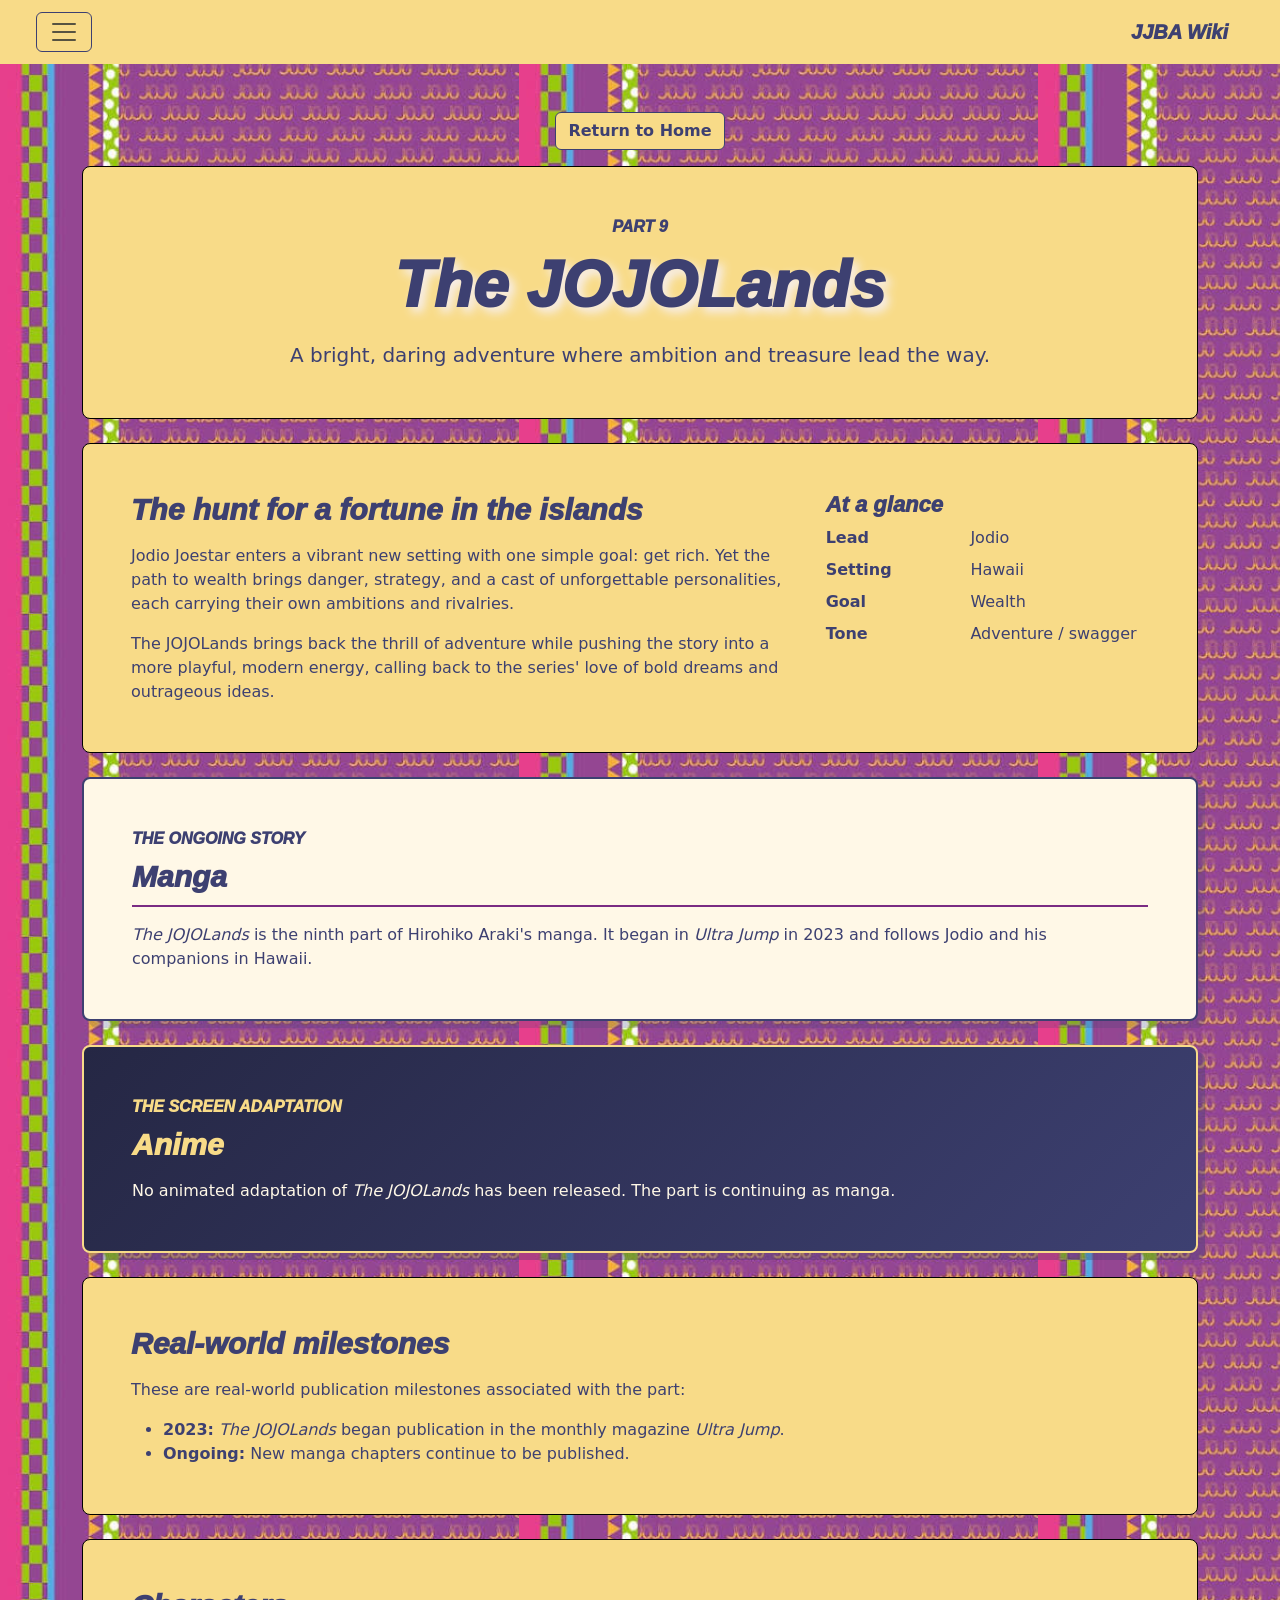
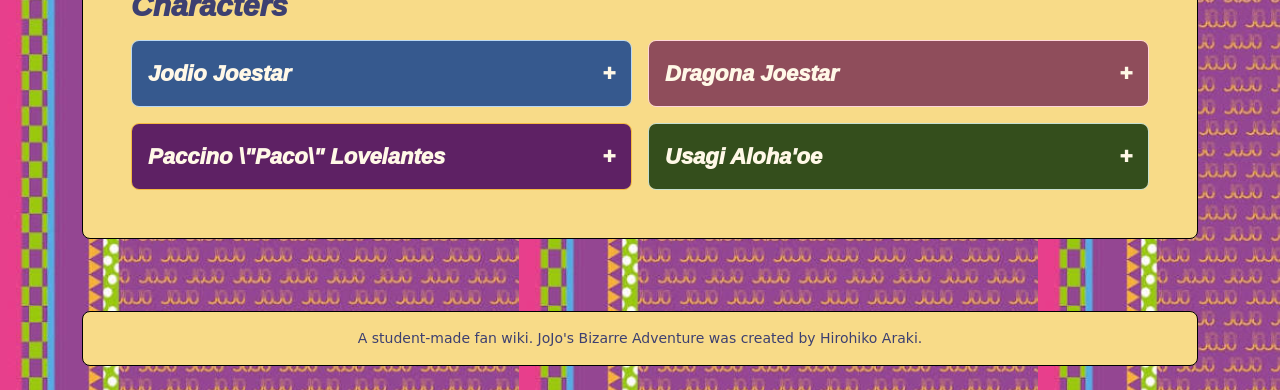
<file: AT1/html/part_9.html>
<!doctype html>
<html lang="en">
  <head>
    <meta charset="utf-8">
    <meta name="viewport" content="width=device-width, initial-scale=1">
    <title>Part 9: The JOJOLands</title>
    <link href="https://cdn.jsdelivr.net/npm/bootstrap@5.3.3/dist/css/bootstrap.min.css" rel="stylesheet" integrity="sha384-QWTKZyjpPEjISv5WaRU9OFeRpok6YctnYmDr5pNlyT2bRjXh0JMhjY6hW+ALEwIH" crossorigin="anonymous">
    <link rel="stylesheet" href="text.css">
    <script src="https://cdn.jsdelivr.net/npm/bootstrap@5.3.3/dist/js/bootstrap.bundle.min.js" integrity="sha384-YvpcrYf0tY3lHB60NNkmXc5s9fDVZLESaAA55NDzOXhy9GkcIdslK1eN7N6jIeHz" crossorigin="anonymous" defer></script>
    <script src="navbar-drawer.js" defer></script>
    <script src="https://cdn.jsdelivr.net/npm/bootstrap@5.3.3/dist/js/bootstrap.bundle.min.js" integrity="sha384-YvpcrYf0tY3lHB60NNkmXc5s9fDVZLESaAA55NDzOxhy9GkcIdslK1eN7N6jIeHz" crossorigin="anonymous" defer></script>
  </head>
  <body data-part="9">
    <script src="part-transition.js" defer></script>
    <nav class="navbar wiki-nav">
      <div class="container-fluid">
        <button class="btn-icon navbar-toggler" type="button" data-bs-toggle="drawer" data-bs-target="#navbarDrawer" aria-controls="navbarDrawer" aria-expanded="false" aria-label="Toggle navigation">
          <span class="navbar-toggler-icon" aria-hidden="true"></span>
        </button>
        <a class="navbar-brand ms-auto" href="home.html">JJBA Wiki</a>
        <dialog class="drawer drawer-end" tabindex="-1" id="navbarDrawer" aria-labelledby="navbarDrawerLabel">
          <div class="drawer-header">
            <h2 class="drawer-title" id="navbarDrawerLabel">JJBA Wiki</h2>
            <button type="button" class="btn-close" data-bs-dismiss="drawer" aria-label="Close"></button>
          </div>
          <div class="drawer-body">
          <ul class="navbar-nav">
            <li class="nav-item"><a class="nav-link" href="home.html">Home</a></li>
            <li class="nav-item"><a class="nav-link" href="about.html">About</a></li>
            <li class="nav-item dropdown">
              <button class="nav-link dropdown-toggle" type="button" data-bs-toggle="dropdown" aria-expanded="false">Parts</button>
              <ul class="dropdown-menu">
                <li><a class="dropdown-item" href="part_1.html">Part 1: Phantom Blood</a></li>
                <li><a class="dropdown-item" href="part_2.html">Part 2: Battle Tendency</a></li>
                <li><a class="dropdown-item" href="part_3.html">Part 3: Stardust Crusaders</a></li>
                <li><a class="dropdown-item" href="part_4.html">Part 4: Diamond Is Unbreakable</a></li>
                <li><a class="dropdown-item" href="part_5.html">Part 5: Golden Wind</a></li>
                <li><a class="dropdown-item" href="part_6.html">Part 6: Stone Ocean</a></li>
                <li><a class="dropdown-item" href="part_7.html">Part 7: Steel Ball Run</a></li>
                <li><a class="dropdown-item" href="part_8.html">Part 8: JoJolion</a></li>
                <li><a class="dropdown-item" href="part_9.html">Part 9: The JOJOLands</a></li>
              </ul>
            </li>
          </ul>
          </div>
        </dialog>
      </div>
    </nav>

    <main class="container py-4 py-md-5">
      <div class="text-center mb-3">
        <a class="btn home-button" href="home.html">Return to Home</a>
      </div>

      <header class="wiki-panel text-center p-4 p-md-5 mb-4">
        <p class="eyebrow mb-2">Part 9</p>
        <h1 class="title mb-3">The JOJOLands</h1>
        <p class="lead mb-0">A bright, daring adventure where ambition and treasure lead the way.</p>
      </header>

      <section class="wiki-panel p-4 p-md-5 mb-4" aria-labelledby="part-9-overview">
        <div class="row g-4 align-items-start">
          <div class="col-lg-8">
            <h2 class="section-title" id="part-9-overview">The hunt for a fortune in the islands</h2>
            <p>Jodio Joestar enters a vibrant new setting with one simple goal: get rich. Yet the path to wealth brings danger, strategy, and a cast of unforgettable personalities, each carrying their own ambitions and rivalries.</p>
            <p class="mb-0">The JOJOLands brings back the thrill of adventure while pushing the story into a more playful, modern energy, calling back to the series' love of bold dreams and outrageous ideas.</p>
          </div>
          <aside class="col-lg-4" aria-label="The JOJOLands facts">
            <h3 class="facts-title">At a glance</h3>
            <dl class="row mb-0">
              <dt class="col-5">Lead</dt>
              <dd class="col-7">Jodio</dd>
              <dt class="col-5">Setting</dt>
              <dd class="col-7">Hawaii</dd>
              <dt class="col-5">Goal</dt>
              <dd class="col-7">Wealth</dd>
              <dt class="col-5">Tone</dt>
              <dd class="col-7">Adventure / swagger</dd>
            </dl>
          </aside>
        </div>
      </section>


      <section class="media-section media-section--manga p-4 p-md-5 mb-4" aria-labelledby="part-9-manga">
        <p class="eyebrow mb-2">The ongoing story</p>
        <h2 class="section-title" id="part-9-manga">Manga</h2>
        <p class="mb-0"><em>The JOJOLands</em> is the ninth part of Hirohiko Araki's manga. It began in <em>Ultra Jump</em> in 2023 and follows Jodio and his companions in Hawaii.</p>
      </section>

      <section class="media-section media-section--anime p-4 p-md-5 mb-4" aria-labelledby="part-9-anime">
        <p class="eyebrow mb-2">The screen adaptation</p>
        <h2 class="section-title" id="part-9-anime">Anime</h2>
        <p class="mb-0">No animated adaptation of <em>The JOJOLands</em> has been released. The part is continuing as manga.</p>
      </section>

      <section class="wiki-panel p-4 p-md-5 mb-4" aria-labelledby="part-9-real-world">
        <h2 class="section-title" id="part-9-real-world">Real-world milestones</h2>
        <p>These are real-world publication milestones associated with the part:</p>
        <ul class="mb-0">
          <li><strong>2023:</strong> <em>The JOJOLands</em> began publication in the monthly magazine <em>Ultra Jump</em>.</li>
          <li><strong>Ongoing:</strong> New manga chapters continue to be published.</li>
        </ul>
      </section>
      <section class="wiki-panel p-4 p-md-5 mb-4" aria-labelledby="part-9-characters">
        <h2 class="section-title" id="part-9-characters">Characters</h2>
        <div class="row row-cols-1 row-cols-md-2 g-3 align-items-start">
          <div class="col"><details class="character-card character-card--jonathan wiki-panel"><summary class="facts-title">Jodio Joestar</summary><p class="mb-0">A calm, ambitious teenager in Hawaii who dreams of becoming wealthy.</p></details></div>
          <div class="col"><details class="character-card character-card--erina wiki-panel"><summary class="facts-title">Dragona Joestar</summary><p class="mb-0">Jodio's older sibling and trusted partner in the group's schemes.</p></details></div>
          <div class="col"><details class="character-card character-card--zeppeli wiki-panel"><summary class="facts-title">Paccino \"Paco\" Lovelantes</summary><p class="mb-0">A confrontational member of Jodio's small criminal group.</p></details></div>
          <div class="col"><details class="character-card character-card--speedwagon wiki-panel"><summary class="facts-title">Usagi Aloha'oe</summary><p class="mb-0">A laid-back but dangerous accomplice who participates in the team's missions.</p></details></div>
        </div>
      </section>
    </main>

    <footer class="container pb-4 text-center">
      <p class="wiki-panel footer-note p-3 mb-0">A student-made fan wiki. JoJo's Bizarre Adventure was created by Hirohiko Araki.</p>
    </footer>
  </body>
</html>
</file>
<file: AT1/html/text.css>
body {
    background-image: url(images/background_1.png);
    image-rendering: pixelated;
}

.title {
    font-size: 64px;
    color: #3d4071;
    font-family:'Lucida Sans', 'Lucida Sans Regular', 'Lucida Grande', 'Lucida Sans Unicode', Geneva, Verdana, sans-serif;
    font-style: italic;
    font-weight: 1000;
    text-shadow: 5px 5px 10px #f7efef;
}

.wiki-nav {
    padding: 12px 24px;
}

.wiki-nav .navbar-brand,
.wiki-nav .nav-link {
    color: #3d4071;
}

.wiki-nav .nav-link:hover,
.wiki-nav .nav-link:focus {
    color: #7a2c83;
    text-decoration: underline;
}

.wiki-nav .btn-icon.navbar-toggler {
    border-color: #3d4071;
}

.drawer {
    position: fixed;
    inset: 0 0 0 auto;
    display: none;
    width: min(22rem, 90vw);
    max-width: 100%;
    height: 100vh;
    max-height: 100vh;
    margin: 0;
    padding: 0;
    border: 1px solid #3d4071;
    border-radius: 0;
    background-color: #f8db88;
    color: #3d4071;
}

.drawer[open] {
    display: flex;
    flex-direction: column;
}

.drawer::backdrop {
    background-color: rgb(17 17 17 / 55%);
}

.drawer-header {
    display: flex;
    align-items: center;
    justify-content: space-between;
    padding: 16px;
    border-bottom: 1px solid #3d4071;
}

.drawer-title {
    margin: 0;
    font-size: 22px;
    font-style: italic;
    font-weight: 1000;
}

.drawer-body {
    overflow-y: auto;
    padding: 16px;
}

.drawer .nav-link {
    width: 100%;
    color: #3d4071;
    text-align: left;
}

.drawer .nav-link:hover,
.drawer .nav-link:focus {
    color: #7a2c83;
}

.drawer .dropdown-menu {
    position: static;
    width: 100%;
    border-color: #3d4071;
    background-color: #fff8e7;
}

.drawer .dropdown-item {
    color: #3d4071;
}

.drawer .dropdown-item:hover,
.drawer .dropdown-item:focus {
    background-color: #f8db88;
    color: #7a2c83;
}

.wiki-panel {
    background-color: #f8db88;
    border: 1px solid #000000;
    border-radius: 8px;
    color: #3d4071;
}

.media-section {
    border-radius: 8px;
}

.media-section--manga {
    background-color: #fff8e7;
    border: 2px solid #3d4071;
    box-shadow: 7px 7px 0 rgb(61 64 113 / 22%);
    color: #3d4071;
}

.media-section--manga .section-title {
    border-bottom: 2px solid #7a2c83;
    padding-bottom: 10px;
}

.media-section--anime {
    background: linear-gradient(135deg, #252744, #3d4071);
    border: 2px solid #f8db88;
    box-shadow: 7px 7px 0 rgb(61 64 113 / 35%);
    color: #fff8e7;
}

.media-section--anime .section-title,
.media-section--anime .eyebrow {
    color: #f8db88;
}

.release-countdown {
    background: linear-gradient(135deg, #252744, #3d4071);
    border: 2px solid #f8db88;
    border-radius: 8px;
    box-shadow: 7px 7px 0 rgb(61 64 113 / 35%);
    color: #fff8e7;
}

.release-countdown .eyebrow,
.release-countdown .section-title {
    color: #f8db88;
}

.countdown-clock {
    display: flex;
    flex-wrap: wrap;
    justify-content: center;
    gap: 12px;
    margin: 24px 0 16px;
}

.countdown-unit {
    display: flex;
    min-width: 90px;
    flex-direction: column;
    padding: 12px 16px;
    border: 1px solid rgb(248 219 136 / 60%);
    border-radius: 6px;
    background-color: rgb(255 255 255 / 8%);
}

.countdown-value {
    color: #f8db88;
    font-size: clamp(30px, 6vw, 44px);
    font-variant-numeric: tabular-nums;
    font-weight: 800;
    line-height: 1.1;
}

.countdown-label {
    font-size: 13px;
    text-transform: uppercase;
}

.countdown-date {
    font-weight: 700;
}

.countdown-note {
    font-size: 14px;
}

.home-button {
    background-color: #f8db88;
    border: 1px solid #3d4071;
    color: #3d4071;
    font-weight: 700;
}

.home-button:hover,
.home-button:focus-visible {
    background-color: #3d4071;
    border-color: #3d4071;
    color: #f8db88;
}

.eyebrow,
.section-title,
.facts-title,
.part-card h3 {
    font-family: 'Lucida Sans', 'Lucida Sans Regular', 'Lucida Grande', 'Lucida Sans Unicode', Geneva, Verdana, sans-serif;
    font-style: italic;
    font-weight: 1000;
}

.eyebrow {
    font-size: 16px;
    text-transform: uppercase;
}

.section-title {
    font-size: 30px;
    margin-bottom: 16px;
}

.facts-title {
    font-size: 22px;
}

.character-card {
    padding: 0;
    overflow: hidden;
}

.character-card--jonathan {
    background-color: #4a78b8;
    border-color: #b9d8f5;
    color: #fff8e7;
}

.character-card--jonathan summary {
    background-color: #36598e;
}

.character-card--erina {
    background-color: #b56576;
    border-color: #ffd6dc;
    color: #fff8e7;
}

.character-card--erina summary {
    background-color: #8f4d5b;
}

.character-card--dio {
    background-color: #7a2c83;
    border-color: #f4b942;
    color: #fff8e7;
}

.character-card--dio summary {
    background-color: #5e2164;
}

.character-card--zeppeli {
    background-color: #486a25;
    border-color: #c6dfd1;
    color: #fff8e7;
}

.character-card--zeppeli summary {
    background-color: #344e1c;
}

.character-card--speedwagon {
    background-color: #8a5a44;
    border-color: #f8db88;
    color: #fff8e7;
}

.character-card--speedwagon summary {
    background-color: #674536;
}

.wiki-panel[aria-labelledby$="-characters"] .row > .col:nth-child(1) .character-card {
    background-color: #4a78b8;
    border-color: #b9d8f5;
    color: #fff8e7;
}

.wiki-panel[aria-labelledby$="-characters"] .row > .col:nth-child(1) .character-card summary {
    background-color: #36598e;
}

.wiki-panel[aria-labelledby$="-characters"] .row > .col:nth-child(2) .character-card {
    background-color: #b56576;
    border-color: #ffd6dc;
    color: #fff8e7;
}

.wiki-panel[aria-labelledby$="-characters"] .row > .col:nth-child(2) .character-card summary {
    background-color: #8f4d5b;
}

.wiki-panel[aria-labelledby$="-characters"] .row > .col:nth-child(3) .character-card {
    background-color: #7a2c83;
    border-color: #f4b942;
    color: #fff8e7;
}

.wiki-panel[aria-labelledby$="-characters"] .row > .col:nth-child(3) .character-card summary {
    background-color: #5e2164;
}

.wiki-panel[aria-labelledby$="-characters"] .row > .col:nth-child(4) .character-card {
    background-color: #486a25;
    border-color: #c6dfd1;
    color: #fff8e7;
}

.wiki-panel[aria-labelledby$="-characters"] .row > .col:nth-child(4) .character-card summary {
    background-color: #344e1c;
}

.wiki-panel[aria-labelledby$="-characters"] .row > .col:nth-child(5) .character-card {
    background-color: #8a5a44;
    border-color: #f8db88;
    color: #fff8e7;
}

.wiki-panel[aria-labelledby$="-characters"] .row > .col:nth-child(5) .character-card summary {
    background-color: #674536;
}

.wiki-panel[aria-labelledby$="-characters"] .row > .col:nth-child(6) .character-card {
    background-color: #2f7f83;
    border-color: #a9dde0;
    color: #fff8e7;
}

.wiki-panel[aria-labelledby$="-characters"] .row > .col:nth-child(6) .character-card summary {
    background-color: #225c5f;
}

.character-card--jonathan[open] summary,
.character-card--erina[open] summary,
.character-card--dio[open] summary,
.character-card--zeppeli[open] summary,
.character-card--speedwagon[open] summary {
    border-bottom-color: currentColor;
}

.character-card summary {
    cursor: pointer;
    list-style: none;
    padding: 16px;
}

.character-card summary::-webkit-details-marker {
    display: none;
}

.character-card summary::after {
    content: "+";
    float: right;
    margin-left: 12px;
}

.character-card[open] summary::after {
    content: "-";
}

.character-card[open] summary {
    border-bottom: 1px solid #000;
}

.character-card p {
    padding: 16px;
}

.character-image {
    display: block;
    width: min(240px, calc(100% - 32px));
    height: auto;
    aspect-ratio: 3 / 4;
    object-fit: cover;
    object-position: center;
    margin-left: auto;
    margin-right: auto;
    margin-top: 8px;
}

.part-card {
    position: relative;
    overflow: hidden;
    border: 1px solid #3d4071;
    border-radius: 6px;
    padding: 16px;
    transition: transform 160ms ease, box-shadow 160ms ease, background-position 350ms ease;
    background-size: cover;
    background-position: center;
}

.part-card[data-part]::before {
    position: absolute;
    inset: 0;
    border-radius: inherit;
    background: rgb(248 219 136 / 72%);
    backdrop-filter: blur(2px);
    content: "";
    pointer-events: none;
    transition: background-color 250ms ease, backdrop-filter 250ms ease;
}

.part-card > * {
    position: relative;
    z-index: 1;
}

.part-link {
    display: block;
    height: 100%;
    color: inherit;
    text-decoration: none;
}

.part-link:hover .part-card {
    transform: translateY(-3px);
    box-shadow: 0 4px 10px #3d407144;
}

.part-link:hover .part-card[data-part]::before,
.part-link:focus-visible .part-card[data-part]::before {
    background: rgb(248 219 136 / 48%);
    backdrop-filter: blur(0);
}

#parts .part-card[data-part="1"] {
    background-image: url("images/JJBA%20part1.webp");
}

#parts .part-card[data-part="2"] {
    background-image: url("images/JJBA%20part2.webp");
}

#parts .part-card[data-part="3"] {
    background-image: url("images/JJBA%20part3.webp");
}

#parts .part-card[data-part="4"] {
    background-image: url("images/JJBA%20part4.webp");
}

#parts .part-card[data-part="5"] {
    background-image: url("images/JJBA%20part5.webp");
}

#parts .part-card[data-part="6"] {
    background-image: url("images/JJBA%20part6.webp");
}

#parts .part-card[data-part="7"] {
    background-image: url("images/JJBA%20part7.webp");
}

#parts .part-card[data-part="8"] {
    background-image: url("images/JJBA%20part8.webp");
}

#parts .part-card[data-part="9"] {
    background-image: url("images/JJBA%20part9.webp");
}

#parts .part-link:hover .part-card[data-part="1"],
#parts .part-link:focus-visible .part-card[data-part="1"] {
    background-position: left center;
}

#parts .part-link:hover .part-card[data-part="2"],
#parts .part-link:focus-visible .part-card[data-part="2"] {
    background-position: right center;
}

#parts .part-link:hover .part-card[data-part="3"],
#parts .part-link:focus-visible .part-card[data-part="3"] {
    background-position: left center;
}

#parts .part-link:hover .part-card[data-part="4"],
#parts .part-link:focus-visible .part-card[data-part="4"] {
    background-position: right center;
}

.part-link:focus-visible {
    outline: 3px solid #3d4071;
    outline-offset: 3px;
    border-radius: 6px;
}

.part-transition,
.part-intro {
    position: fixed;
    z-index: 2000;
    overflow: hidden;
    background-color: #111;
    background-repeat: no-repeat;
    background-position: center;
    pointer-events: none;
}

.part-transition {
    border-radius: 6px;
    background-size: var(--start-background-size, contain);
    opacity: 1;
    transition:
        top 1500ms cubic-bezier(0.2, 0.75, 0.25, 1),
        left 1500ms cubic-bezier(0.2, 0.75, 0.25, 1),
        width 1500ms cubic-bezier(0.2, 0.75, 0.25, 1),
        height 1500ms cubic-bezier(0.2, 0.75, 0.25, 1),
        border-radius 1500ms cubic-bezier(0.2, 0.75, 0.25, 1),
        background-size 1500ms cubic-bezier(0.2, 0.75, 0.25, 1),
        background-position 1500ms cubic-bezier(0.2, 0.75, 0.25, 1);
    will-change: top, left, width, height, border-radius;
}

.part-transition.is-expanding {
    top: 0 !important;
    left: 0 !important;
    width: 100vw !important;
    height: 100vh !important;
    border-radius: 0;
    background-size: var(--target-background-size, contain);
    background-position: center;
}

.part-intro {
    inset: 0;
    background-size: contain;
    opacity: 1;
    transition: opacity 300ms ease;
    will-change: opacity;
}

.part-intro.is-fading {
    opacity: 0;
}

@media (prefers-reduced-motion: reduce) {
    .part-transition,
    .part-intro {
        transition: none;
    }
}

.part-card h3 {
    font-size: 18px;
}

.part-detail {
    scroll-margin-top: 16px;
}

.footer-note {
    font-size: 14px;
}

[data-pop-on-read].has-popped {
    animation: section-pop 480ms cubic-bezier(0.2, 0.75, 0.25, 1);
}

@keyframes section-pop {
    0%,
    100% {
        transform: scale(1);
        filter: none;
    }

    45% {
        transform: scale(1.012);
        filter: drop-shadow(0 8px 8px rgb(61 64 113 / 28%));
    }
}

.history-section {
    overflow: hidden;
}

.history-timeline {
    position: relative;
    padding-right: 2.5rem;
}

.history-timeline::before {
    position: absolute;
    top: 0.5rem;
    right: 0.5rem;
    bottom: 0.5rem;
    width: 4px;
    border-radius: 2px;
    background-color: #c6dfd1;
    content: "";
}

.history-timeline::after {
    position: absolute;
    top: 0.5rem;
    right: 0.5rem;
    bottom: 0.5rem;
    width: 4px;
    border-radius: 2px;
    background-color: #486a25;
    content: "";
    transform: scaleY(var(--history-progress, 0));
    transform-origin: top;
}

.history-timeline li {
    position: relative;
    padding-bottom: 1.5rem;
}

.history-timeline li:last-child {
    padding-bottom: 0;
}

.history-timeline li::before {
    position: absolute;
    top: 0.25rem;
    right: calc(0.5rem - 6px);
    width: 16px;
    height: 16px;
    border: 3px solid #486a25;
    border-radius: 50%;
    background-color: #f8db88;
    content: "";
}

.history-timeline li.is-past::before,
.history-timeline li.is-current::before {
    background-color: #486a25;
}

.history-timeline li.is-current .history-year {
    text-decoration: underline;
    text-underline-offset: 3px;
}

.history-year {
    margin-bottom: 0.35rem;
    color: #486a25;
    font-size: 20px;
    font-weight: 800;
}

@media (max-width: 575.98px) {
    .title {
        font-size: 40px;
    }

    .wiki-nav {
        padding: 12px 16px;
    }
}

@media (prefers-reduced-motion: reduce) {
    [data-pop-on-read].has-popped {
        animation: none;
    }
}

.dialog_1 {
    font-size: 30px;
    color: #3d4071;
    font-family:cursive;
    background-color: #f8db88;
    outline: 1px solid #000000;
    font-style: italic;
}

.background-color_1 {
    background-color: #f8db88;
    border-radius: 10px;
}

.navbar {
    font-size: 20px;
    color: #3d4071;
    font-family:'Lucida Sans', 'Lucida Sans Regular', 'Lucida Grande', 'Lucida Sans Unicode', Geneva, Verdana, sans-serif;
    font-style: italic;
    font-weight: 1000;
    background-color: #f8db88;
}

.body_text {
    font-size: 30px;
    color: #3d4071;
    font-family:cursive;
    background-color: #f8db88;
    outline: 1px solid #000000;
    font-style: italic;
}
</file>
